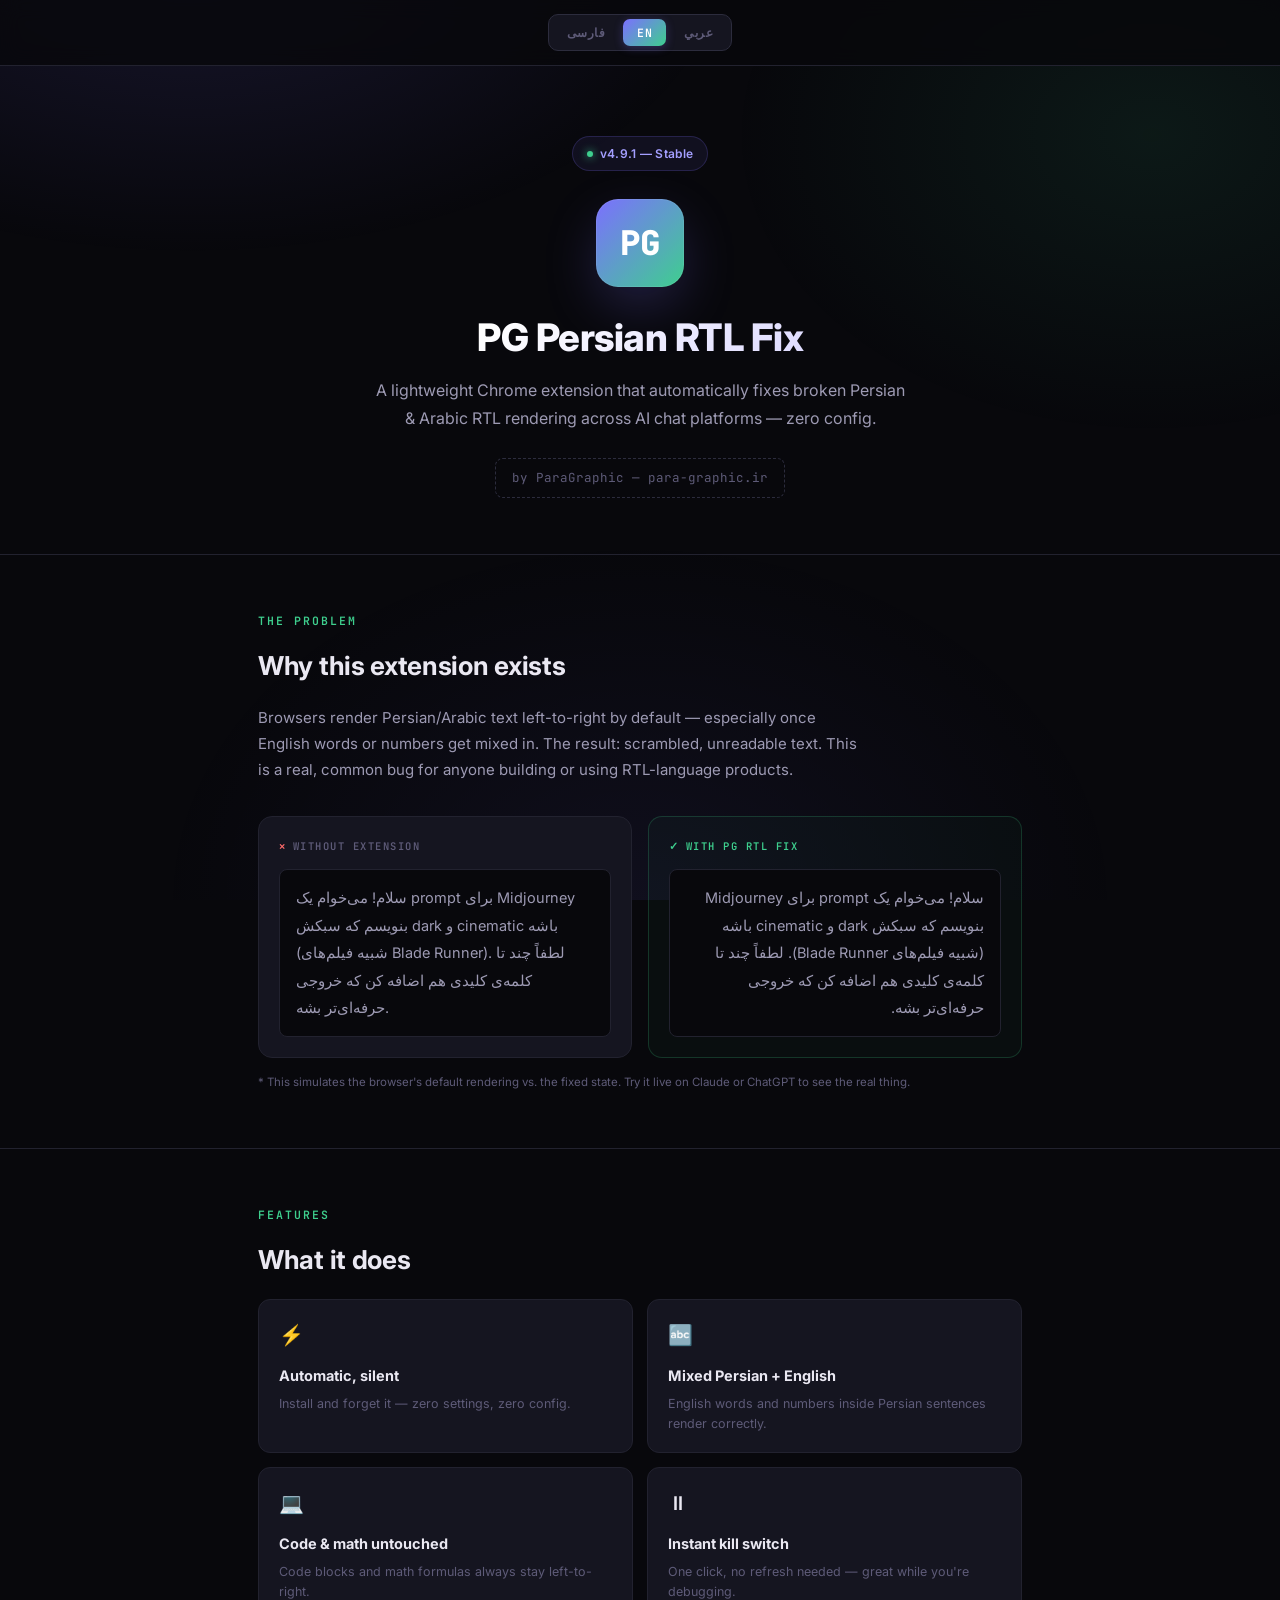
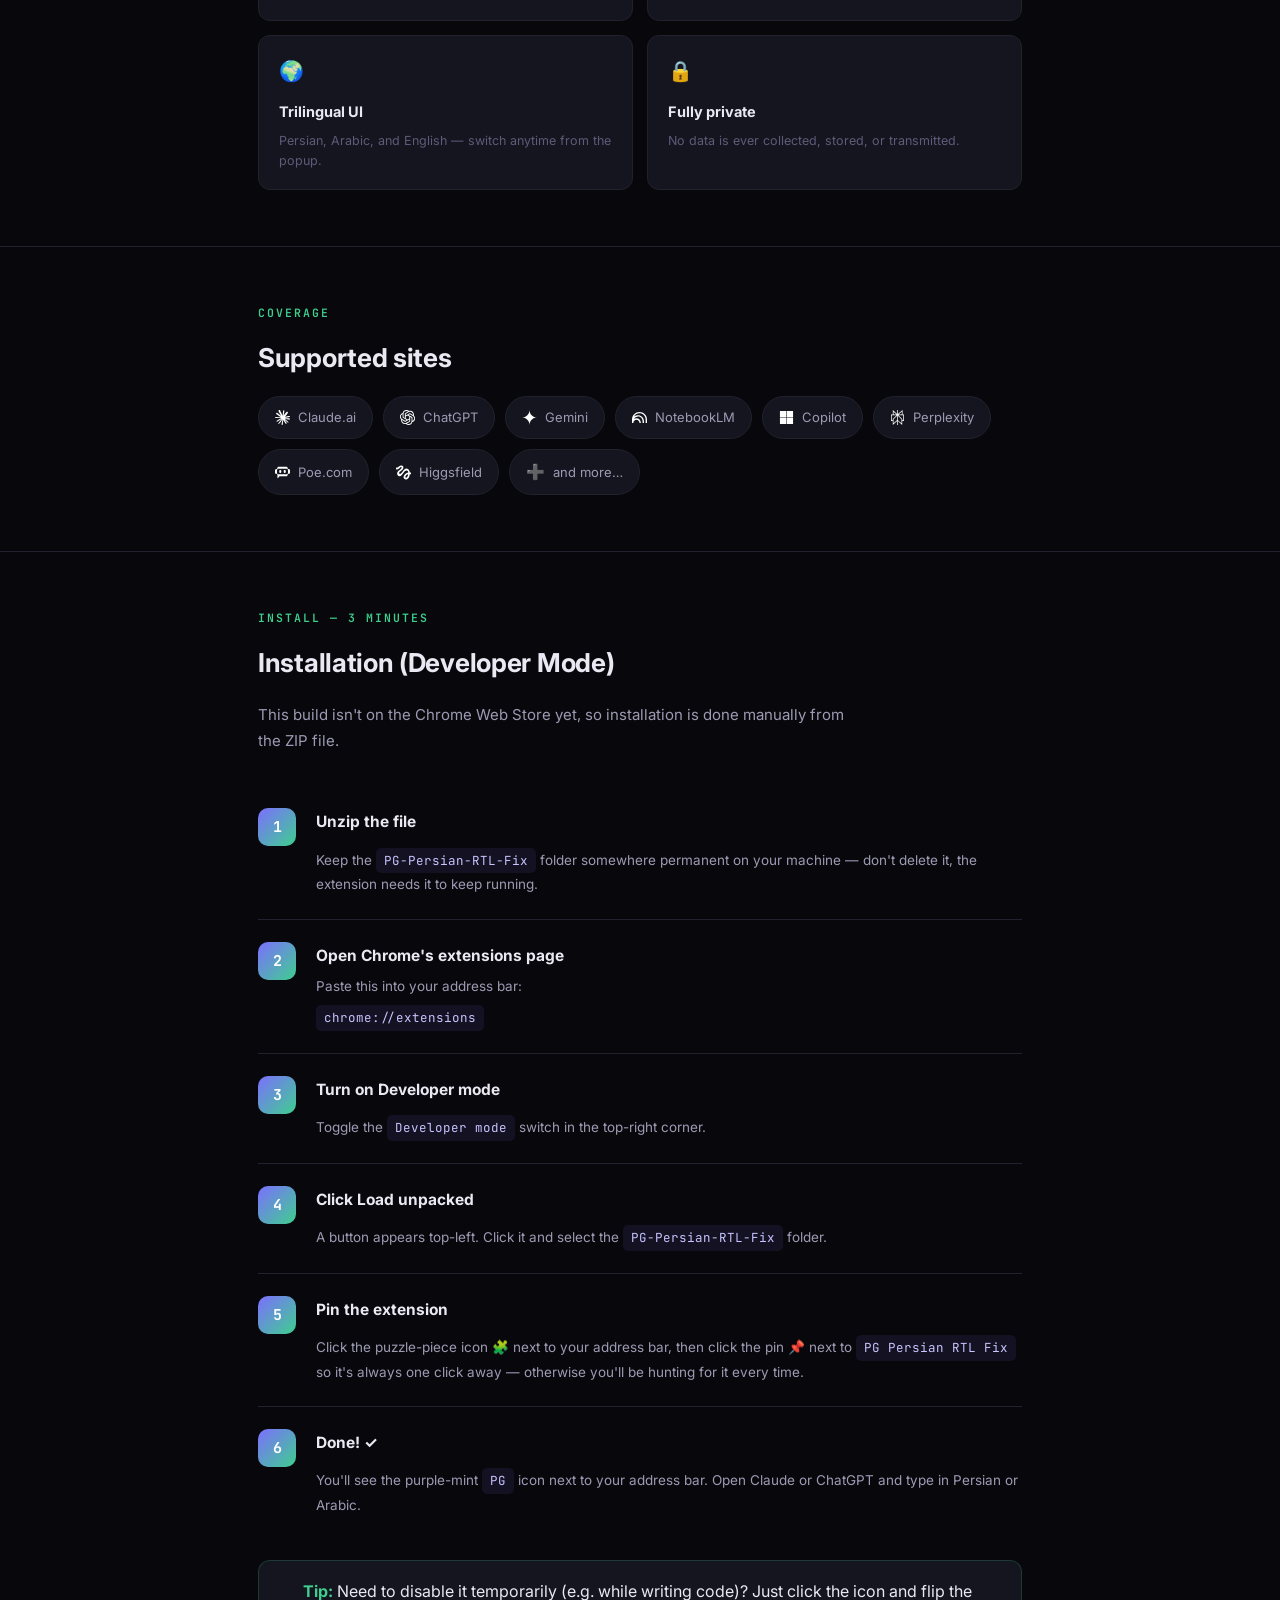
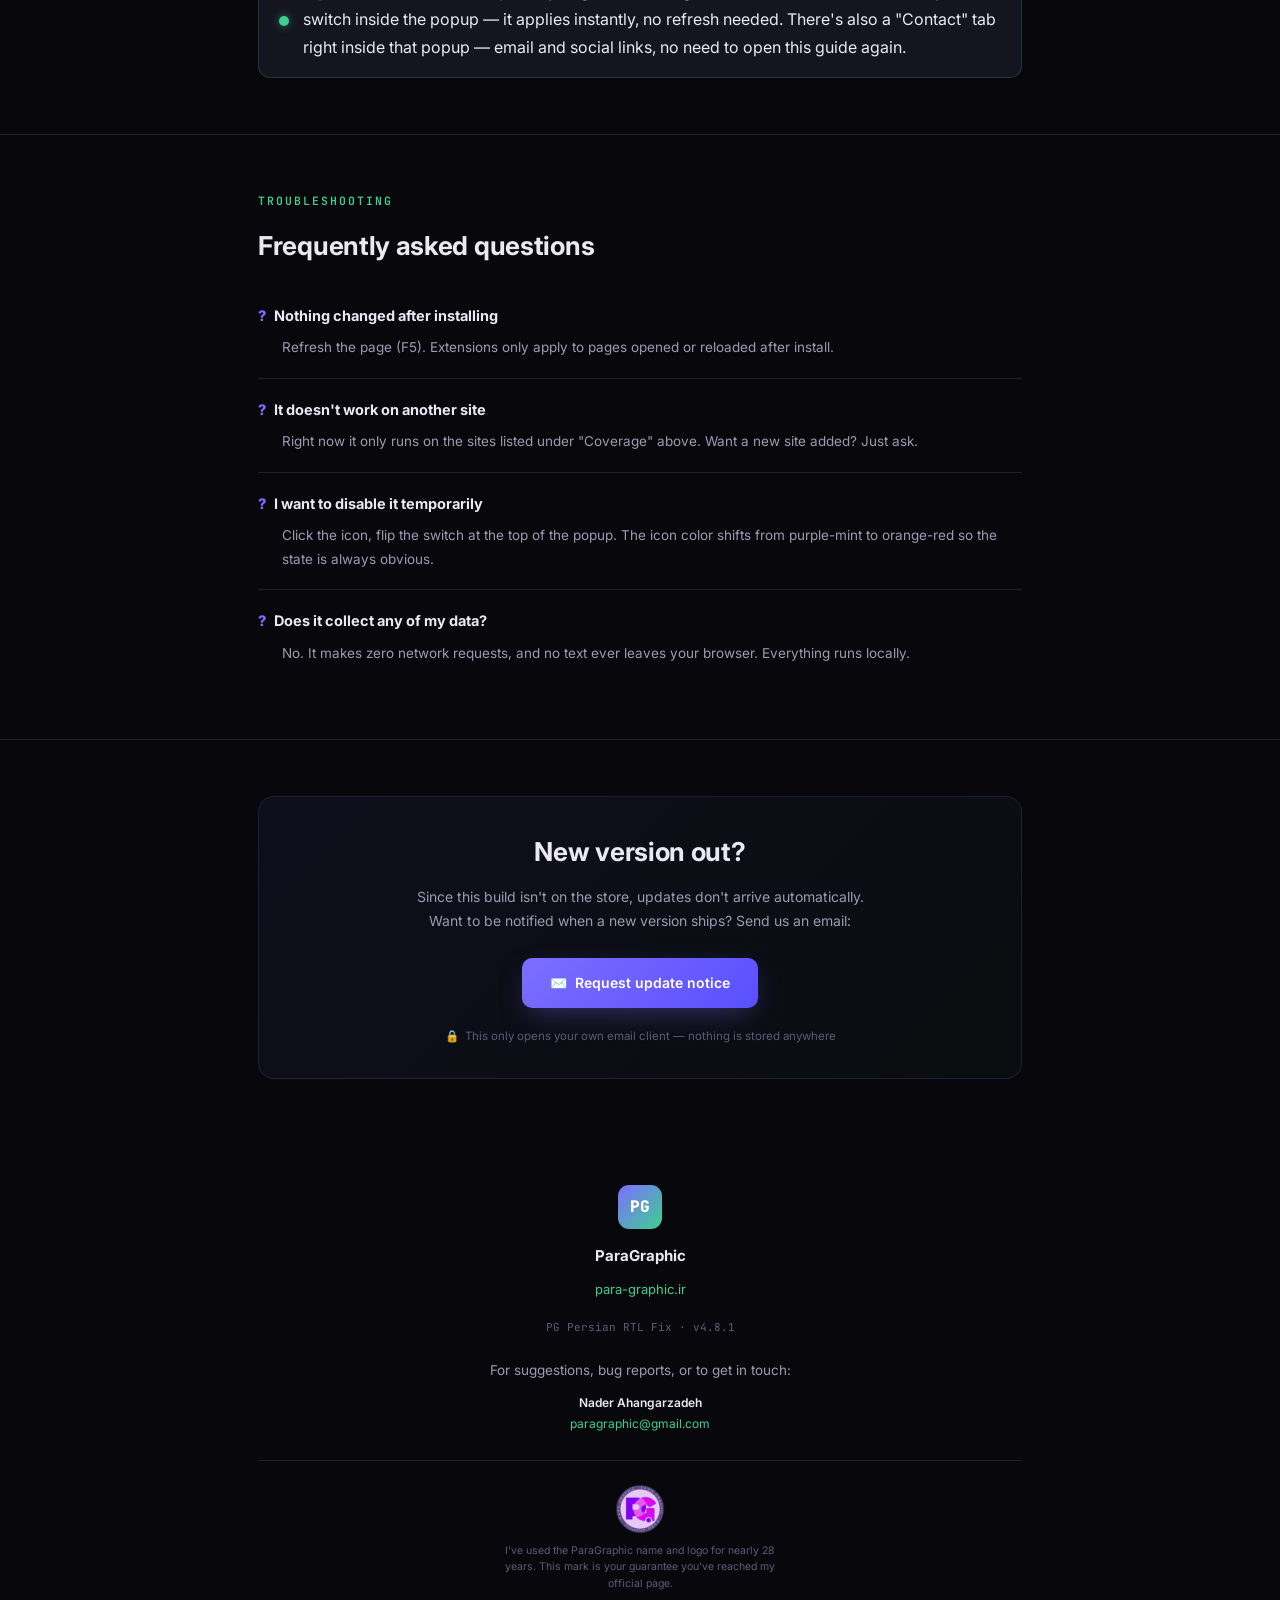
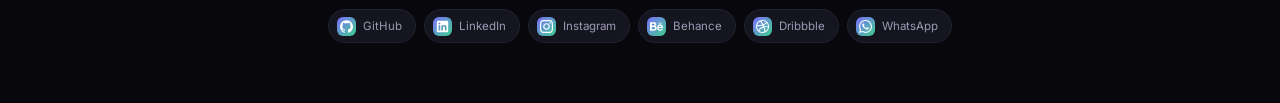
<file: index.html>
<!DOCTYPE html>
<html lang="fa" dir="rtl" id="htmlRoot">
<head>
<meta charset="UTF-8"/>
<meta name="viewport" content="width=device-width, initial-scale=1.0"/>
<title>PG Persian RTL Fix</title>
<style>
@import url('https://fonts.googleapis.com/css2?family=Vazirmatn:wght@300;400;500;600;700;800&family=Inter:wght@400;500;600;700;800&family=JetBrains+Mono:wght@400;600&display=swap');

*,*::before,*::after{box-sizing:border-box;margin:0;padding:0}
:root{
  --bg:#08080c; --bg2:#0e0e16; --bg3:#151520; --bg4:#1b1b28;
  --border:#22222f; --border2:#2c2c3d;
  --p:#7c6fff; --p2:#5a4fff; --g:#3ecf8e; --g2:#2fa876;
  --text:#eae8f2; --text2:#9d9ab3; --text3:#5e5b78;
  --mono:'JetBrains Mono',monospace;
  --sans:'Vazirmatn',sans-serif;
}
html{scroll-behavior:smooth}
html[lang="en"]{ --sans:'Inter',sans-serif; }
body{
  background:var(--bg); color:var(--text);
  font-family:var(--sans);
  line-height:1.75;
  overflow-x:hidden;
}

.bg-glow{
  position:fixed; inset:0; z-index:-1; pointer-events:none;
  background:
    radial-gradient(ellipse 900px 500px at 15% -5%, #7c6fff22, transparent 60%),
    radial-gradient(ellipse 700px 500px at 90% 15%, #3ecf8e16, transparent 60%),
    radial-gradient(ellipse 800px 600px at 50% 100%, #7c6fff12, transparent 60%);
}

.wrap{ max-width:820px; margin:0 auto; padding:0 28px; }

/* ── LANG SWITCHER (fixed top) ───────────────────────────── */
.lang-bar{
  position:sticky; top:0; z-index:50;
  display:flex; justify-content:center; padding:14px 0;
  background:#08080cd0; backdrop-filter:blur(10px);
  border-bottom:1px solid var(--border);
}
.lang-pills{
  display:flex; gap:4px; background:var(--bg3);
  border:1px solid var(--border2); border-radius:10px; padding:4px;
}
.lang-pill{
  padding:6px 14px; border-radius:7px; border:none; background:transparent;
  color:var(--text3); font-family:var(--mono); font-size:11.5px; font-weight:600;
  letter-spacing:.5px; cursor:pointer; transition:all .15s;
}
.lang-pill:hover{ color:var(--text2); }
.lang-pill.active{
  background:linear-gradient(135deg,var(--p),var(--g)); color:#fff;
  box-shadow:0 2px 10px #7c6fff44;
}

/* ── HERO ─────────────────────────────────────────────── */
.hero{ padding:70px 0 56px; text-align:center; position:relative; }
.hero-badge{
  display:inline-flex; align-items:center; gap:7px;
  padding:6px 14px; border-radius:20px;
  background:#7c6fff14; border:1px solid #7c6fff33;
  font-size:12px; color:#a49fff; font-weight:600;
  margin-bottom:28px; letter-spacing:.3px;
}
.hero-badge .dot{ width:6px;height:6px;border-radius:50%;background:var(--g);
  box-shadow:0 0 8px #3ecf8e; animation:blink 2s infinite; }
@keyframes blink{0%,100%{opacity:1}50%{opacity:.3}}

.logo-big{
  width:88px; height:88px; margin:0 auto 26px; border-radius:22px;
  background:linear-gradient(135deg,var(--p),var(--g));
  display:flex; align-items:center; justify-content:center;
  font-family:var(--mono); font-size:34px; font-weight:800; color:#fff;
  box-shadow:0 20px 60px -10px #7c6fff55, 0 0 0 1px #ffffff14 inset;
}

.hero h1{
  font-size:38px; font-weight:800; letter-spacing:-0.5px;
  background:linear-gradient(135deg,#fff 30%,#c9c4ff 100%);
  -webkit-background-clip:text; background-clip:text; color:transparent;
  margin-bottom:14px; line-height:1.3;
}
.hero p{ font-size:16px; color:var(--text2); max-width:540px; margin:0 auto; }
.hero .tag{
  margin-top:26px; display:inline-block;
  font-family:var(--mono); font-size:12.5px; color:var(--text3);
  border:1px dashed var(--border2); border-radius:8px; padding:8px 16px;
}

/* ── SECTION SHELL ────────────────────────────────────── */
section{ padding:56px 0; border-top:1px solid var(--border); }
.eyebrow{
  font-family:var(--mono); font-size:11.5px; font-weight:600;
  color:var(--g); letter-spacing:2px; text-transform:uppercase;
  margin-bottom:12px;
}
h2{ font-size:26px; font-weight:700; margin-bottom:16px; letter-spacing:-.3px; }
.lead{ color:var(--text2); font-size:15px; max-width:600px; margin-bottom:32px; }

/* ── PROBLEM: before/after ────────────────────────────── */
.compare{ display:grid; grid-template-columns:1fr 1fr; gap:16px; }
.compare-card{
  background:var(--bg3); border:1px solid var(--border); border-radius:14px;
  padding:20px; position:relative; overflow:hidden;
}
.compare-card .lbl{
  font-family:var(--mono); font-size:10.5px; font-weight:600;
  letter-spacing:1.5px; text-transform:uppercase; margin-bottom:14px;
  display:flex; align-items:center; gap:6px;
}
.compare-card.bad .lbl{ color:var(--text3); }
.compare-card.bad .lbl::before{ content:'✕'; color:#ff6b6b; }
.compare-card.good .lbl{ color:var(--g); }
.compare-card.good .lbl::before{ content:'✓'; }
.compare-card.good{ border-color:#3ecf8e33; background:#3ecf8e08; }
.sample-text{
  font-size:14.5px; line-height:1.9; color:var(--text2);
  padding:14px 16px; background:var(--bg); border-radius:8px;
  border:1px solid var(--border);
}
.compare-card.bad .sample-text{ direction:ltr; text-align:left; unicode-bidi:normal; }
.compare-card.good .sample-text{ direction:rtl; text-align:right; unicode-bidi:embed; }
@media (max-width:640px){ .compare{ grid-template-columns:1fr; } }

/* ── FEATURES ──────────────────────────────────────────── */
.feat-grid{ display:grid; grid-template-columns:1fr 1fr; gap:14px; }
.feat{ background:var(--bg3); border:1px solid var(--border); border-radius:12px; padding:18px 20px; }
.feat .ic{ font-size:20px; margin-bottom:10px; display:block; }
.feat h3{ font-size:14.5px; font-weight:700; margin-bottom:6px; }
.feat p{ font-size:12.5px; color:var(--text3); line-height:1.6; }
@media (max-width:640px){ .feat-grid{ grid-template-columns:1fr; } }

/* ── SITES ─────────────────────────────────────────────── */
.sites-row{ display:flex; flex-wrap:wrap; gap:10px; }
.site-chip{
  display:flex; align-items:center; gap:8px; padding:9px 16px; border-radius:24px;
  background:var(--bg3); border:1px solid var(--border); font-size:13px; color:var(--text2);
}
.site-chip .ic{ font-size:15px; display:flex; align-items:center; justify-content:center; }

/* ── INSTALL STEPS ─────────────────────────────────────── */
.steps{ counter-reset:step; }
.step{ display:flex; gap:20px; padding:22px 0; border-bottom:1px solid var(--border); }
.step:last-child{ border-bottom:none; }
.step-num{
  counter-increment:step; flex-shrink:0; width:38px; height:38px; border-radius:10px;
  background:linear-gradient(135deg,var(--p),var(--g));
  display:flex; align-items:center; justify-content:center;
  font-family:var(--mono); font-weight:700; font-size:15px; color:#fff;
}
.step-num::before{ content:counter(step); }
.step-body h3{ font-size:15.5px; font-weight:700; margin-bottom:6px; }
.step-body p{ font-size:13.5px; color:var(--text2); }
.step-body code{
  font-family:var(--mono); font-size:12.5px; color:#c9c4ff;
  background:#7c6fff18; padding:2px 8px; border-radius:5px;
  display:inline-block; margin-top:6px; direction:ltr; unicode-bidi:plaintext;
}

/* ── TOGGLE PREVIEW ────────────────────────────────────── */
.toggle-demo{
  display:flex; align-items:center; gap:14px;
  background:var(--bg3); border:1px solid #3ecf8e33; border-radius:12px;
  padding:16px 20px; margin-top:20px;
}
.toggle-demo .status-dot{
  width:10px; height:10px; border-radius:50%; background:var(--g);
  box-shadow:0 0 8px #3ecf8e88; flex-shrink:0; margin-top:4px;
}
.toggle-demo strong{ color:var(--g); }

/* ── FAQ ───────────────────────────────────────────────── */
.faq-item{ padding:18px 0; border-bottom:1px solid var(--border); }
.faq-item:last-child{ border-bottom:none; }
.faq-item h3{ font-size:14.5px; font-weight:700; margin-bottom:8px; display:flex; align-items:center; gap:8px; }
.faq-item h3::before{ content:'؟'; color:var(--p); font-weight:800; }
html[lang="en"] .faq-item h3::before{ content:'?'; }
.faq-item p{ font-size:13.5px; color:var(--text2); }
html[dir="rtl"] .faq-item p{ margin-right:24px; }
html[dir="ltr"] .faq-item p{ margin-left:24px; }

/* ── UPDATE REQUEST ────────────────────────────────────── */
.update-box{
  background:linear-gradient(135deg,#7c6fff10,#3ecf8e08);
  border:1px solid #7c6fff2e; border-radius:16px; padding:32px; text-align:center;
}
.update-box h2{ margin-bottom:10px; }
.update-box p{ color:var(--text2); font-size:14px; margin-bottom:24px; max-width:460px; margin-left:auto; margin-right:auto; }
.mail-btn{
  display:inline-flex; align-items:center; gap:8px; padding:13px 28px; border-radius:10px;
  text-decoration:none; background:linear-gradient(135deg,var(--p),var(--p2)); color:#fff;
  font-weight:600; font-size:14px; box-shadow:0 10px 30px -8px #7c6fff66;
}
.privacy-note{ margin-top:18px; font-size:11.5px; color:var(--text3); display:flex; align-items:center; justify-content:center; gap:6px; }

/* ── FOOTER ────────────────────────────────────────────── */
footer{ padding:50px 0 60px; text-align:center; }
.f-logo{
  width:44px; height:44px; margin:0 auto 14px; border-radius:11px;
  background:linear-gradient(135deg,var(--p),var(--g));
  display:flex; align-items:center; justify-content:center;
  font-family:var(--mono); font-weight:800; color:#fff; font-size:16px;
}
footer .name{ font-size:15px; font-weight:700; margin-bottom:4px; }
footer a{ color:var(--g); text-decoration:none; font-size:13px; }
footer .ver{ margin-top:16px; font-size:11px; color:var(--text3); font-family:var(--mono); }

.cta-line{
  margin-top:22px; font-size:13.5px; color:var(--text2);
  max-width:380px; margin-left:auto; margin-right:auto; line-height:1.7;
}
.footer-contact{ margin-top:10px; font-size:12px; }
.footer-contact .sig{ color:var(--text); font-weight:600; }
.footer-contact a{ color:var(--g); font-size:12px; }

.authenticity{
  margin-top:26px; padding-top:22px; border-top:1px solid var(--border);
  display:flex; flex-direction:column; align-items:center; gap:8px;
}
.authenticity img{ width:52px; height:52px; border-radius:50%; opacity:.95; }
.authenticity .note{ font-size:10.5px; color:var(--text3); max-width:300px; line-height:1.6; }

/* Social row — typographic monogram badges, no logo reproduction */
.social-row{
  display:flex; flex-wrap:wrap; justify-content:center; gap:8px;
  margin-top:16px;
}
.social-chip{
  display:flex; align-items:center; gap:7px; padding:6px 13px 6px 8px; border-radius:20px;
  background:var(--bg3); border:1px solid var(--border); font-size:11.5px;
  color:var(--text2); text-decoration:none; transition:all .15s;
}
.social-chip:hover{
  border-color:#7c6fff55; color:#fff;
  background:linear-gradient(135deg,#7c6fff1c,#3ecf8e12);
}
.social-mono{
  width:19px; height:19px; border-radius:6px; flex-shrink:0;
  background:linear-gradient(135deg,var(--p),var(--g));
  display:flex; align-items:center; justify-content:center;
  font-family:var(--mono); font-size:8.5px; font-weight:700; color:#fff;
}
</style>
</head>
<body>

<div class="bg-glow"></div>

<div class="lang-bar">
  <div class="lang-pills">
    <button class="lang-pill" data-lang="fa">فارسی</button>
    <button class="lang-pill" data-lang="en">EN</button>
    <button class="lang-pill" data-lang="ar">عربي</button>
  </div>
</div>

<div class="wrap">
  <div class="hero">
    <div class="hero-badge"><span class="dot"></span> <span data-i18n="hero.badge"></span></div>
    <div class="logo-big">PG</div>
    <h1 data-i18n="hero.title"></h1>
    <p data-i18n="hero.desc"></p>
    <div class="tag">by ParaGraphic — para-graphic.ir</div>
  </div>
</div>

<section>
  <div class="wrap">
    <div class="eyebrow" data-i18n="problem.eyebrow"></div>
    <h2 data-i18n="problem.title"></h2>
    <p class="lead" data-i18n="problem.lead"></p>
    <div class="compare">
      <div class="compare-card bad">
        <div class="lbl" data-i18n="problem.badLbl"></div>
        <div class="sample-text" id="badText"></div>
      </div>
      <div class="compare-card good">
        <div class="lbl" data-i18n="problem.goodLbl"></div>
        <div class="sample-text" id="goodText"></div>
      </div>
    </div>
    <p style="margin-top:14px;font-size:11.5px;color:var(--text3);" data-i18n="problem.caption"></p>
  </div>
</section>

<section>
  <div class="wrap">
    <div class="eyebrow" data-i18n="features.eyebrow"></div>
    <h2 data-i18n="features.title"></h2>
    <div class="feat-grid" id="featGrid"></div>
  </div>
</section>

<section>
  <div class="wrap">
    <div class="eyebrow" data-i18n="sites.eyebrow"></div>
    <h2 data-i18n="sites.title"></h2>
    <div class="sites-row">
      <div class="site-chip"><span class="ic"><svg viewBox="0 0 24 24" width="15" height="15" fill="#fff" style="" xmlns="http://www.w3.org/2000/svg"><path d="m4.7144 15.9555 4.7174-2.6471.079-.2307-.079-.1275h-.2307l-.7893-.0486-2.6956-.0729-2.3375-.0971-2.2646-.1214-.5707-.1215-.5343-.7042.0546-.3522.4797-.3218.686.0608 1.5179.1032 2.2767.1578 1.6514.0972 2.4468.255h.3886l.0546-.1579-.1336-.0971-.1032-.0972L6.973 9.8356l-2.55-1.6879-1.3356-.9714-.7225-.4918-.3643-.4614-.1578-1.0078.6557-.7225.8803.0607.2246.0607.8925.686 1.9064 1.4754 2.4893 1.8336.3643.3035.1457-.1032.0182-.0728-.164-.2733-1.3539-2.4467-1.445-2.4893-.6435-1.032-.17-.6194c-.0607-.255-.1032-.4674-.1032-.7285L6.287.1335 6.6997 0l.9957.1336.419.3642.6192 1.4147 1.0018 2.2282 1.5543 3.0296.4553.8985.2429.8318.091.255h.1579v-.1457l.1275-1.706.2368-2.0947.2307-2.6957.0789-.7589.3764-.9107.7468-.4918.5828.2793.4797.686-.0668.4433-.2853 1.8517-.5586 2.9021-.3643 1.9429h.2125l.2429-.2429.9835-1.3053 1.6514-2.0643.7286-.8196.85-.9046.5464-.4311h1.0321l.759 1.1293-.34 1.1657-1.0625 1.3478-.8804 1.1414-1.2628 1.7-.7893 1.36.0729.1093.1882-.0183 2.8535-.607 1.5421-.2794 1.8396-.3157.8318.3886.091.3946-.3278.8075-1.967.4857-2.3072.4614-3.4364.8136-.0425.0304.0486.0607 1.5482.1457.6618.0364h1.621l3.0175.2247.7892.522.4736.6376-.079.4857-1.2142.6193-1.6393-.3886-3.825-.9107-1.3113-.3279h-.1822v.1093l1.0929 1.0686 2.0035 1.8092 2.5075 2.3314.1275.5768-.3218.4554-.34-.0486-2.2039-1.6575-.85-.7468-1.9246-1.621h-.1275v.17l.4432.6496 2.3436 3.5214.1214 1.0807-.17.3521-.6071.2125-.6679-.1214-1.3721-1.9246L14.38 17.959l-1.1414-1.9428-.1397.079-.674 7.2552-.3156.3703-.7286.2793-.6071-.4614-.3218-.7468.3218-1.4753.3886-1.9246.3157-1.53.2853-1.9004.17-.6314-.0121-.0425-.1397.0182-1.4328 1.9672-2.1796 2.9446-1.7243 1.8456-.4128.164-.7164-.3704.0667-.6618.4008-.5889 2.386-3.0357 1.4389-1.882.929-1.0868-.0062-.1579h-.0546l-6.3385 4.1164-1.1293.1457-.4857-.4554.0608-.7467.2307-.2429 1.9064-1.3114Z"/></svg></span>Claude.ai</div>
      <div class="site-chip"><span class="ic"><svg viewBox="0 0 512 512" width="15" height="15" fill="#fff" style="" xmlns="http://www.w3.org/2000/svg"><path d="M196.4 185.8l0-48.6c0-4.1 1.5-7.2 5.1-9.2l97.8-56.3c13.3-7.7 29.2-11.3 45.6-11.3 61.4 0 100.4 47.6 100.4 98.3 0 3.6 0 7.7-.5 11.8L343.3 111.1c-6.1-3.6-12.3-3.6-18.4 0L196.4 185.8zM424.7 375.2l0-116.2c0-7.2-3.1-12.3-9.2-15.9L287 168.4 329 144.3c3.6-2 6.7-2 10.2 0L437 200.7c28.2 16.4 47.1 51.2 47.1 85 0 38.9-23 74.8-59.4 89.6l0 0zM166.2 272.8l-42-24.6c-3.6-2-5.1-5.1-5.1-9.2l0-112.6c0-54.8 42-96.3 98.8-96.3 21.5 0 41.5 7.2 58.4 20L175.4 108.5c-6.1 3.6-9.2 8.7-9.2 15.9l0 148.5 0 0zm90.4 52.2l-60.2-33.8 0-71.7 60.2-33.8 60.2 33.8 0 71.7-60.2 33.8zm38.7 155.7c-21.5 0-41.5-7.2-58.4-20l100.9-58.4c6.1-3.6 9.2-8.7 9.2-15.9l0-148.5 42.5 24.6c3.6 2 5.1 5.1 5.1 9.2l0 112.6c0 54.8-42.5 96.3-99.3 96.3l0 0zM173.8 366.5L76.1 310.2c-28.2-16.4-47.1-51.2-47.1-85 0-39.4 23.6-74.8 59.9-89.6l0 116.7c0 7.2 3.1 12.3 9.2 15.9l128 74.2-42 24.1c-3.6 2-6.7 2-10.2 0zm-5.6 84c-57.9 0-100.4-43.5-100.4-97.3 0-4.1 .5-8.2 1-12.3l100.9 58.4c6.1 3.6 12.3 3.6 18.4 0l128.5-74.2 0 48.6c0 4.1-1.5 7.2-5.1 9.2l-97.8 56.3c-13.3 7.7-29.2 11.3-45.6 11.3l0 0zm127 60.9c62 0 113.7-44 125.4-102.4 57.3-14.9 94.2-68.6 94.2-123.4 0-35.8-15.4-70.7-43-95.7 2.6-10.8 4.1-21.5 4.1-32.3 0-73.2-59.4-128-128-128-13.8 0-27.1 2-40.4 6.7-23-22.5-54.8-36.9-89.6-36.9-62 0-113.7 44-125.4 102.4-57.3 14.8-94.2 68.6-94.2 123.4 0 35.8 15.4 70.7 43 95.7-2.6 10.8-4.1 21.5-4.1 32.3 0 73.2 59.4 128 128 128 13.8 0 27.1-2 40.4-6.7 23 22.5 54.8 36.9 89.6 36.9z"/></svg></span>ChatGPT</div>
      <div class="site-chip"><span class="ic"><svg viewBox="0 0 24 24" width="15" height="15" fill="#fff" style="" xmlns="http://www.w3.org/2000/svg"><path d="M11.04 19.32Q12 21.51 12 24q0-2.49.93-4.68.96-2.19 2.58-3.81t3.81-2.55Q21.51 12 24 12q-2.49 0-4.68-.93a12.3 12.3 0 0 1-3.81-2.58 12.3 12.3 0 0 1-2.58-3.81Q12 2.49 12 0q0 2.49-.96 4.68-.93 2.19-2.55 3.81a12.3 12.3 0 0 1-3.81 2.58Q2.49 12 0 12q2.49 0 4.68.96 2.19.93 3.81 2.55t2.55 3.81"/></svg></span>Gemini</div>
      <div class="site-chip"><span class="ic"><svg viewBox="0 0 24 24" width="15" height="15" fill="#fff" style="" xmlns="http://www.w3.org/2000/svg"><path d="M11.999 3.201C5.372 3.201 0 8.528 0 15.101V20.8h2.212v-.568c0-2.666 2.178-4.827 4.866-4.827 2.688 0 4.866 2.16 4.866 4.827v.568h2.212v-.568c0-3.877-3.17-7.019-7.078-7.019A7.075 7.075 0 0 0 2.992 14.5a7.355 7.355 0 0 1 6.568-4.016c4.057 0 7.347 3.264 7.347 7.287V20.8h2.212V17.77c0-5.235-4.28-9.481-9.56-9.481a9.563 9.563 0 0 0-6.217 2.28A9.795 9.795 0 0 1 12 5.393c5.406 0 9.788 4.346 9.788 9.707V20.8H24V15.1c-.001-6.573-5.373-11.9-12.001-11.9Z"/></svg></span>NotebookLM</div>
      <div class="site-chip"><span class="ic"><svg viewBox="0 0 448 512" width="15" height="15" fill="#fff" style="" xmlns="http://www.w3.org/2000/svg"><path d="M0 32l214.6 0 0 214.6-214.6 0 0-214.6zm233.4 0l214.6 0 0 214.6-214.6 0 0-214.6zM0 265.4l214.6 0 0 214.6-214.6 0 0-214.6zm233.4 0l214.6 0 0 214.6-214.6 0 0-214.6z"/></svg></span>Copilot</div>
      <div class="site-chip"><span class="ic"><svg viewBox="0 0 24 24" width="15" height="15" fill="#fff" style="" xmlns="http://www.w3.org/2000/svg"><path d="M22.3977 7.0896h-2.3106V.0676l-7.5094 6.3542V.1577h-1.1554v6.1966L4.4904 0v7.0896H1.6023v10.3976h2.8882V24l6.932-6.3591v6.2005h1.1554v-6.0469l6.9318 6.1807v-6.4879h2.8882V7.0896zm-3.4657-4.531v4.531h-5.355l5.355-4.531zm-13.2862.0676 4.8691 4.4634H5.6458V2.6262zM2.7576 16.332V8.245h7.8476l-6.1149 6.1147v1.9723H2.7576zm2.8882 5.0404v-3.8852h.0001v-2.6488l5.7763-5.7764v7.0111l-5.7764 5.2993zm12.7086.0248-5.7766-5.1509V9.0618l5.7766 5.7766v6.5588zm2.8882-5.0652h-1.733v-1.9723L13.3948 8.245h7.8478v8.087z"/></svg></span>Perplexity</div>
      <div class="site-chip"><span class="ic"><svg viewBox="0 0 24 24" width="15" height="15" fill="#fff" style="" xmlns="http://www.w3.org/2000/svg"><path d="M24 12.513V8.36c0-.888-.717-1.608-1.603-1.615h-.013c-.498-.009-1.194-.123-1.688-.619-.44-.439-.584-1.172-.622-1.783l-.001.003c-.002-.014-.002-.03-.003-.044l-.001-.03a1.616 1.616 0 0 0-1.607-1.45H5.54a1.59 1.59 0 0 0-.164.008l-.055.009c-.034.004-.068.008-.102.015l-.069.017c-.028.008-.056.013-.083.022-.024.007-.045.015-.07.024-.026.01-.053.018-.08.03-.021.008-.042.02-.063.029-.027.013-.054.024-.08.038l-.059.034c-.025.015-.052.03-.077.047a.967.967 0 0 0-.061.045c-.021.015-.044.03-.065.05a1.21 1.21 0 0 0-.099.09c-.006.005-.013.01-.018.016l-.014.016a1.59 1.59 0 0 0-.094.102c-.017.02-.03.042-.046.062-.016.021-.033.042-.047.063l-.045.074-.037.062-.036.076a.682.682 0 0 0-.058.143l-.027.075-.02.074a.773.773 0 0 0-.018.078c-.006.03-.009.058-.013.088-.003.022-.008.045-.01.069-.003.022-.003.045-.004.068l-.002-.002c-.036.61-.182 1.345-.62 1.784-.496.495-1.191.61-1.69.618h-.012c-.05 0-.1.003-.147.007a1.27 1.27 0 0 0-.072.012c-.029.004-.057.007-.084.012l-.082.02-.072.018c-.026.009-.052.019-.079.027-.024.009-.048.016-.07.026-.024.01-.048.022-.072.034a.767.767 0 0 0-.072.033l-.068.04-.068.041a1.228 1.228 0 0 0-.072.054c-.018.014-.037.026-.053.04a1.627 1.627 0 0 0-.226.227c-.015.016-.027.036-.041.053a1.398 1.398 0 0 0-.054.074c-.016.022-.028.045-.041.067L.19 7.6c-.012.023-.022.047-.033.07l-.034.073c-.01.024-.017.046-.026.07-.01.027-.02.053-.027.08-.007.023-.012.047-.018.071l-.02.082-.012.084c-.003.024-.009.048-.01.072-.007.052-.01.106-.01.16v4.152c0 .888.717 1.609 1.603 1.616h.01c.5.008 1.196.123 1.69.618.43.43.577 1.143.618 1.746v4.13c0 .524.66.754.986.346l2.333-2.92h11.22c.861 0 1.563-.675 1.611-1.524l.001.003c.037-.61.183-1.344.622-1.783.495-.496 1.19-.61 1.689-.619h.012c.044 0 .088-.003.132-.007l.022-.001A1.613 1.613 0 0 0 24 12.513zm-3.85 1.69c-.502.503-1.215.613-1.717.619H5.566c-.501-.006-1.215-.114-1.717-.618-.408-.409-.565-1.117-.618-1.744V8.415c.052-.627.209-1.337.618-1.745.503-.503 1.216-.613 1.717-.619h12.867c.502.006 1.216.115 1.718.619.409.41.564 1.117.618 1.744v4.041c-.052.63-.209 1.339-.618 1.749zM8.424 7.99c-.892 0-1.615.723-1.615 1.615v1.616a1.615 1.615 0 1 0 3.23 0V9.604c0-.892-.723-1.615-1.615-1.615Zm7.154 0c-.893 0-1.616.723-1.616 1.615v1.616a1.615 1.615 0 1 0 3.231 0V9.604c0-.892-.723-1.615-1.615-1.615z"/></svg></span>Poe.com</div>
      <div class="site-chip"><span class="ic"><svg viewBox="0 0 20 20" width="15" height="15" fill="#fff" xmlns="http://www.w3.org/2000/svg"><path d="M18.3498 9.83713L18.3339 9.65759C18.1831 7.93447 17.0963 4.69261 14.0816 4.69261C11.8445 4.69261 10.1545 6.97097 8.66311 8.97967C7.47302 10.5883 6.4419 11.9683 5.3073 11.9683C5.00574 11.9357 4.61708 11.7805 4.3792 11.4294C4.16497 11.1108 4.10948 10.7026 4.22046 10.2126C4.39489 9.43684 5.39463 8.7182 6.44963 7.95063C7.02864 7.54238 7.6238 7.10955 8.03634 6.69311C9.22643 5.5091 9.82932 4.65164 9.82932 3.2717C9.82932 1.89176 9.09157 1.20565 8.47276 0.911636C7.23514 0.323844 5.41851 0.666781 4.26026 1.69583C4.08583 1.85922 3.91117 2.01418 3.75243 2.16119C2.58622 3.23097 1.80094 3.95781 0 3.40232V5.63972C2.38791 6.72588 4.39512 4.65164 5.15675 3.69633C5.74372 3.06758 6.36253 2.70006 6.82283 2.70006H6.84671C7.05298 2.70825 7.22741 2.78995 7.35454 2.93696C7.56081 3.18204 7.64018 3.46786 7.60038 3.78622C7.51305 4.45594 6.83875 5.23967 5.60113 6.09713C4.14928 7.10159 1.7218 8.78374 1.53122 10.8987C1.3884 12.4177 2.15003 13.9365 3.34012 14.5243C6.11669 15.8798 7.80665 13.5444 9.5994 11.0783C10.9719 9.1756 12.273 7.37103 14.0818 7.37103C15.7081 7.37103 16.311 8.75916 16.311 9.63301V9.80459L16.1523 9.83713C12.2095 10.5558 10.0595 14.3611 10.0595 16.1167C10.0595 17.8724 11.5034 19.375 13.2804 19.375C15.359 19.375 17.9293 17.5458 18.3419 12.4013L18.3578 12.2136H20V9.83737H18.3498V9.83713ZM16.1998 12.4746C15.8826 15.5531 14.3513 16.9904 13.4232 16.9904C13.0027 16.9904 12.4158 16.631 12.4158 15.9615C12.4158 15.2104 13.5026 12.932 15.946 12.2543L16.2316 12.1808L16.1998 12.4748V12.4746Z"/></svg></span>Higgsfield</div>
      <div class="site-chip"><span class="ic">➕</span><span data-i18n="sites.more"></span></div>
    </div>
  </div>
</section>

<section>
  <div class="wrap">
    <div class="eyebrow" data-i18n="install.eyebrow"></div>
    <h2 data-i18n="install.title"></h2>
    <p class="lead" data-i18n="install.lead"></p>
    <div class="steps" id="stepsList"></div>
    <div class="toggle-demo">
      <div class="status-dot"></div>
      <div data-i18n="install.tip"></div>
    </div>
  </div>
</section>

<section>
  <div class="wrap">
    <div class="eyebrow" data-i18n="faq.eyebrow"></div>
    <h2 data-i18n="faq.title"></h2>
    <div id="faqList"></div>
  </div>
</section>

<section>
  <div class="wrap">
    <div class="update-box">
      <h2 data-i18n="update.title"></h2>
      <p data-i18n="update.desc"></p>
      <a class="mail-btn" id="mailBtn" href="#">
        <span>✉️</span> <span data-i18n="update.btn"></span>
      </a>
      <div class="privacy-note">🔒 <span data-i18n="update.privacy"></span></div>
    </div>
  </div>
</section>

<footer>
  <div class="wrap">
    <div class="f-logo">PG</div>
    <div class="name">ParaGraphic</div>
    <a href="https://para-graphic.ir" target="_blank">para-graphic.ir</a>
    <div class="ver">PG Persian RTL Fix · v4.8.1</div>

    <p class="cta-line" data-i18n="footer.cta"></p>
    <div class="footer-contact">
      <div class="sig">Nader Ahangarzadeh</div>
      <a href="mailto:paragraphic@gmail.com">paragraphic@gmail.com</a>
    </div>

    <div class="authenticity">
      <img src="[data-uri]" alt="ParaGraphic official logo"/>
      <div class="note" data-i18n="footer.authNote"></div>
    </div>

    <div class="social-row">
      <a class="social-chip" href="https://github.com/Para-Graphic" target="_blank"><span class="social-mono"><svg viewBox="0 0 24 24" width="13" height="13" fill="#fff" style="" xmlns="http://www.w3.org/2000/svg"><path d="M12 .297c-6.63 0-12 5.373-12 12 0 5.303 3.438 9.8 8.205 11.385.6.113.82-.258.82-.577 0-.285-.01-1.04-.015-2.04-3.338.724-4.042-1.61-4.042-1.61C4.422 18.07 3.633 17.7 3.633 17.7c-1.087-.744.084-.729.084-.729 1.205.084 1.838 1.236 1.838 1.236 1.07 1.835 2.809 1.305 3.495.998.108-.776.417-1.305.76-1.605-2.665-.3-5.466-1.332-5.466-5.93 0-1.31.465-2.38 1.235-3.22-.135-.303-.54-1.523.105-3.176 0 0 1.005-.322 3.3 1.23.96-.267 1.98-.399 3-.405 1.02.006 2.04.138 3 .405 2.28-1.552 3.285-1.23 3.285-1.23.645 1.653.24 2.873.12 3.176.765.84 1.23 1.91 1.23 3.22 0 4.61-2.805 5.625-5.475 5.92.42.36.81 1.096.81 2.22 0 1.606-.015 2.896-.015 3.286 0 .315.21.69.825.57C20.565 22.092 24 17.592 24 12.297c0-6.627-5.373-12-12-12"/></svg></span>GitHub</a>
      <a class="social-chip" href="https://www.linkedin.com/in/nader-ahangarzadeh/" target="_blank"><span class="social-mono"><svg viewBox="0 0 448 512" width="13" height="13" fill="#fff" style="" xmlns="http://www.w3.org/2000/svg"><path d="M416 32L31.9 32C14.3 32 0 46.5 0 64.3L0 447.7C0 465.5 14.3 480 31.9 480L416 480c17.6 0 32-14.5 32-32.3l0-383.4C448 46.5 433.6 32 416 32zM135.4 416l-66.4 0 0-213.8 66.5 0 0 213.8-.1 0zM102.2 96a38.5 38.5 0 1 1 0 77 38.5 38.5 0 1 1 0-77zM384.3 416l-66.4 0 0-104c0-24.8-.5-56.7-34.5-56.7-34.6 0-39.9 27-39.9 54.9l0 105.8-66.4 0 0-213.8 63.7 0 0 29.2 .9 0c8.9-16.8 30.6-34.5 62.9-34.5 67.2 0 79.7 44.3 79.7 101.9l0 117.2z"/></svg></span>LinkedIn</a>
      <a class="social-chip" href="https://www.instagram.com/para.graphic/" target="_blank"><span class="social-mono"><svg viewBox="0 0 24 24" width="13" height="13" fill="#fff" style="" xmlns="http://www.w3.org/2000/svg"><path d="M7.0301.084c-1.2768.0602-2.1487.264-2.911.5634-.7888.3075-1.4575.72-2.1228 1.3877-.6652.6677-1.075 1.3368-1.3802 2.127-.2954.7638-.4956 1.6365-.552 2.914-.0564 1.2775-.0689 1.6882-.0626 4.947.0062 3.2586.0206 3.6671.0825 4.9473.061 1.2765.264 2.1482.5635 2.9107.308.7889.72 1.4573 1.388 2.1228.6679.6655 1.3365 1.0743 2.1285 1.38.7632.295 1.6361.4961 2.9134.552 1.2773.056 1.6884.069 4.9462.0627 3.2578-.0062 3.668-.0207 4.9478-.0814 1.28-.0607 2.147-.2652 2.9098-.5633.7889-.3086 1.4578-.72 2.1228-1.3881.665-.6682 1.0745-1.3378 1.3795-2.1284.2957-.7632.4966-1.636.552-2.9124.056-1.2809.0692-1.6898.063-4.948-.0063-3.2583-.021-3.6668-.0817-4.9465-.0607-1.2797-.264-2.1487-.5633-2.9117-.3084-.7889-.72-1.4568-1.3876-2.1228C21.2982 1.33 20.628.9208 19.8378.6165 19.074.321 18.2017.1197 16.9244.0645 15.6471.0093 15.236-.005 11.977.0014 8.718.0076 8.31.0215 7.0301.0839m.1402 21.6932c-1.17-.0509-1.8053-.2453-2.2287-.408-.5606-.216-.96-.4771-1.3819-.895-.422-.4178-.6811-.8186-.9-1.378-.1644-.4234-.3624-1.058-.4171-2.228-.0595-1.2645-.072-1.6442-.079-4.848-.007-3.2037.0053-3.583.0607-4.848.05-1.169.2456-1.805.408-2.2282.216-.5613.4762-.96.895-1.3816.4188-.4217.8184-.6814 1.3783-.9003.423-.1651 1.0575-.3614 2.227-.4171 1.2655-.06 1.6447-.072 4.848-.079 3.2033-.007 3.5835.005 4.8495.0608 1.169.0508 1.8053.2445 2.228.408.5608.216.96.4754 1.3816.895.4217.4194.6816.8176.9005 1.3787.1653.4217.3617 1.056.4169 2.2263.0602 1.2655.0739 1.645.0796 4.848.0058 3.203-.0055 3.5834-.061 4.848-.051 1.17-.245 1.8055-.408 2.2294-.216.5604-.4763.96-.8954 1.3814-.419.4215-.8181.6811-1.3783.9-.4224.1649-1.0577.3617-2.2262.4174-1.2656.0595-1.6448.072-4.8493.079-3.2045.007-3.5825-.006-4.848-.0608M16.953 5.5864A1.44 1.44 0 1 0 18.39 4.144a1.44 1.44 0 0 0-1.437 1.4424M5.8385 12.012c.0067 3.4032 2.7706 6.1557 6.173 6.1493 3.4026-.0065 6.157-2.7701 6.1506-6.1733-.0065-3.4032-2.771-6.1565-6.174-6.1498-3.403.0067-6.156 2.771-6.1496 6.1738M8 12.0077a4 4 0 1 1 4.008 3.9921A3.9996 3.9996 0 0 1 8 12.0077"/></svg></span>Instagram</a>
      <a class="social-chip" href="https://www.behance.net/para-graphic" target="_blank"><span class="social-mono"><svg viewBox="0 0 24 24" width="13" height="13" fill="#fff" style="" xmlns="http://www.w3.org/2000/svg"><path d="M16.969 16.927a2.561 2.561 0 0 0 1.901.677 2.501 2.501 0 0 0 1.531-.475c.362-.235.636-.584.779-.99h2.585a5.091 5.091 0 0 1-1.9 2.896 5.292 5.292 0 0 1-3.091.88 5.839 5.839 0 0 1-2.284-.433 4.871 4.871 0 0 1-1.723-1.211 5.657 5.657 0 0 1-1.08-1.874 7.057 7.057 0 0 1-.383-2.393c-.005-.8.129-1.595.396-2.349a5.313 5.313 0 0 1 5.088-3.604 4.87 4.87 0 0 1 2.376.563c.661.362 1.231.87 1.668 1.485a6.2 6.2 0 0 1 .943 2.133c.194.821.263 1.666.205 2.508h-7.699c-.063.79.184 1.574.688 2.187ZM6.947 4.084a8.065 8.065 0 0 1 1.928.198 4.29 4.29 0 0 1 1.49.638c.418.303.748.711.958 1.182.241.579.357 1.203.341 1.83a3.506 3.506 0 0 1-.506 1.961 3.726 3.726 0 0 1-1.503 1.287 3.588 3.588 0 0 1 2.027 1.437c.464.747.697 1.615.67 2.494a4.593 4.593 0 0 1-.423 2.032 3.945 3.945 0 0 1-1.163 1.413 5.114 5.114 0 0 1-1.683.807 7.135 7.135 0 0 1-1.928.259H0V4.084h6.947Zm-.235 12.9c.308.004.616-.029.916-.099a2.18 2.18 0 0 0 .766-.332c.228-.158.411-.371.534-.619.142-.317.208-.663.191-1.009a2.08 2.08 0 0 0-.642-1.715 2.618 2.618 0 0 0-1.696-.505h-3.54v4.279h3.471Zm13.635-5.967a2.13 2.13 0 0 0-1.654-.619 2.336 2.336 0 0 0-1.163.259 2.474 2.474 0 0 0-.738.62 2.359 2.359 0 0 0-.396.792c-.074.239-.12.485-.137.734h4.769a3.239 3.239 0 0 0-.679-1.785l-.002-.001Zm-13.813-.648a2.254 2.254 0 0 0 1.423-.433c.399-.355.607-.88.56-1.413a1.916 1.916 0 0 0-.178-.891 1.298 1.298 0 0 0-.495-.533 1.851 1.851 0 0 0-.711-.274 3.966 3.966 0 0 0-.835-.073H3.241v3.631h3.293v-.014ZM21.62 5.122h-5.976v1.527h5.976V5.122Z"/></svg></span>Behance</a>
      <a class="social-chip" href="https://dribbble.com/ParaGraphic" target="_blank"><span class="social-mono"><svg viewBox="0 0 24 24" width="13" height="13" fill="#fff" style="" xmlns="http://www.w3.org/2000/svg"><path d="M12 24C5.385 24 0 18.615 0 12S5.385 0 12 0s12 5.385 12 12-5.385 12-12 12zm10.12-10.358c-.35-.11-3.17-.953-6.384-.438 1.34 3.684 1.887 6.684 1.992 7.308 2.3-1.555 3.936-4.02 4.395-6.87zm-6.115 7.808c-.153-.9-.75-4.032-2.19-7.77l-.066.02c-5.79 2.015-7.86 6.025-8.04 6.4 1.73 1.358 3.92 2.166 6.29 2.166 1.42 0 2.77-.29 4-.814zm-11.62-2.58c.232-.4 3.045-5.055 8.332-6.765.135-.045.27-.084.405-.12-.26-.585-.54-1.167-.832-1.74C7.17 11.775 2.206 11.71 1.756 11.7l-.004.312c0 2.633.998 5.037 2.634 6.855zm-2.42-8.955c.46.008 4.683.026 9.477-1.248-1.698-3.018-3.53-5.558-3.8-5.928-2.868 1.35-5.01 3.99-5.676 7.17zM9.6 2.052c.282.38 2.145 2.914 3.822 6 3.645-1.365 5.19-3.44 5.373-3.702-1.81-1.61-4.19-2.586-6.795-2.586-.825 0-1.63.1-2.4.285zm10.335 3.483c-.218.29-1.935 2.493-5.724 4.04.24.49.47.985.68 1.486.08.18.15.36.22.53 3.41-.43 6.8.26 7.14.33-.02-2.42-.88-4.64-2.31-6.38z"/></svg></span>Dribbble</a>
      <a class="social-chip" href="https://wa.me/989165000290" target="_blank"><span class="social-mono"><svg viewBox="0 0 24 24" width="13" height="13" fill="#fff" style="" xmlns="http://www.w3.org/2000/svg"><path d="M17.472 14.382c-.297-.149-1.758-.867-2.03-.967-.273-.099-.471-.148-.67.15-.197.297-.767.966-.94 1.164-.173.199-.347.223-.644.075-.297-.15-1.255-.463-2.39-1.475-.883-.788-1.48-1.761-1.653-2.059-.173-.297-.018-.458.13-.606.134-.133.298-.347.446-.52.149-.174.198-.298.298-.497.099-.198.05-.371-.025-.52-.075-.149-.669-1.612-.916-2.207-.242-.579-.487-.5-.669-.51-.173-.008-.371-.01-.57-.01-.198 0-.52.074-.792.372-.272.297-1.04 1.016-1.04 2.479 0 1.462 1.065 2.875 1.213 3.074.149.198 2.096 3.2 5.077 4.487.709.306 1.262.489 1.694.625.712.227 1.36.195 1.871.118.571-.085 1.758-.719 2.006-1.413.248-.694.248-1.289.173-1.413-.074-.124-.272-.198-.57-.347m-5.421 7.403h-.004a9.87 9.87 0 01-5.031-1.378l-.361-.214-3.741.982.998-3.648-.235-.374a9.86 9.86 0 01-1.51-5.26c.001-5.45 4.436-9.884 9.888-9.884 2.64 0 5.122 1.03 6.988 2.898a9.825 9.825 0 012.893 6.994c-.003 5.45-4.437 9.884-9.885 9.884m8.413-18.297A11.815 11.815 0 0012.05 0C5.495 0 .16 5.335.157 11.892c0 2.096.547 4.142 1.588 5.945L.057 24l6.305-1.654a11.882 11.882 0 005.683 1.448h.005c6.554 0 11.89-5.335 11.893-11.893a11.821 11.821 0 00-3.48-8.413Z"/></svg></span>WhatsApp</a>
    </div>
  </div>
</footer>

<script>
const I18N = {
  fa: {
    hero: {
      badge: "نسخهٔ ۴.۵ — پایدار",
      title: "PG Persian RTL Fix",
      desc: "یک اکستنشن سبک برای کروم که متن فارسی و عربی به‌هم‌ریخته را در چت‌های هوش مصنوعی، خودکار و بی‌صدا درست می‌کند."
    },
    problem: {
      eyebrow: "مسئله", title: "چرا این اکستنشن لازمه؟",
      lead: "مرورگرها به‌صورت پیش‌فرض متن فارسی/عربی رو چپ‌به‌راست می‌نویسن — مخصوصاً وقتی با کلمهٔ انگلیسی یا عدد قاطی بشه. نتیجه یه متن به‌هم‌ریخته و ناخوانا.",
      badLbl: "بدون افزونه", goodLbl: "با PG RTL Fix",
      demoText: "سلام! می‌خوام یک prompt برای Midjourney بنویسم که سبکش dark و cinematic باشه (شبیه فیلم‌های Blade Runner). لطفاً چند تا کلمه‌ی کلیدی هم اضافه کن که خروجی حرفه‌ای‌تر بشه.",
      caption: "* این یک شبیه‌سازیه از رندر پیش‌فرض مرورگر در برابر حالت اصلاح‌شده. برای دیدن نمونه‌ی زنده، خودتون توی Claude یا ChatGPT امتحانش کنید."
    },
    features: {
      eyebrow: "قابلیت‌ها", title: "چیکار می‌کنه",
      items: [
        ["⚡","خودکار و بی‌صدا","نصب کن و فراموشش کن — بدون تنظیمات، بدون کانفیگ."],
        ["🔤","ترکیب فارسی + انگلیسی","کلمات و اعداد انگلیسی وسط جمله فارسی درست جا می‌گیرن."],
        ["💻","کد و فرمول دست‌نخورده","بلوک‌های کد و فرمول ریاضی همیشه چپ‌چین می‌مونن."],
        ["⏸","غیرفعال‌سازی آنی","یه کلیک، بدون رفرش — برای وقتی که داری کد می‌نویسی."],
        ["🌍","سه زبان رابط کاربری","فارسی، عربی و انگلیسی — قابل تعویض از داخل پاپ‌آپ."],
        ["🔒","حریم خصوصی کامل","هیچ داده‌ای جمع‌آوری، ذخیره یا ارسال نمی‌شه."]
      ]
    },
    sites: { eyebrow: "پوشش", title: "سایت‌های پشتیبانی‌شده", more: "و بیشتر…" },
    install: {
      eyebrow: "نصب — سه دقیقه", title: "مراحل نصب (Developer Mode)",
      lead: "چون این نسخه هنوز روی Chrome Web Store منتشر نشده، نصب به‌صورت دستی و مستقیم از فایل ZIP انجام می‌شه.",
      steps: [
        ["فایل ZIP رو خارج از حالت فشرده کن","پوشه‌ی <code>PG-Persian-RTL-Fix</code> رو یه جای ثابت روی سیستمت نگه دار (پاکش نکن، اکستنشن بهش نیاز داره)."],
        ["به صفحه Extensions کروم برو","این آدرس رو توی نوار آدرس کروم بزن:<br><code>chrome://extensions</code>"],
        ["حالت Developer mode رو فعال کن","گوشه‌ی بالا‌سمت‌راست صفحه، سوئیچ <code>Developer mode</code> رو روشن کن."],
        ["روی Load unpacked کلیک کن","دکمه سمت چپ بالا ظاهر می‌شه. کلیک کن و پوشه‌ی <code>PG-Persian-RTL-Fix</code> رو انتخاب کن."],
        ["اکستنشن رو Pin کن","روی آیکون پازل 🧩 کنار نوار آدرس کلیک کن، بعد کنار <code>PG Persian RTL Fix</code> روی سنجاق 📌 بزن تا همیشه دم دستت باشه — بدونش هر بار باید بگردی پیداش کنی."],
        ["تمام! ✓","آیکون بنفش-سبز <code>PG</code> رو کنار نوار آدرس می‌بینی. برو توی Claude یا ChatGPT و فارسی بنویس."]
      ],
      tip: "<strong>نکته:</strong> اگه لازم شد موقتاً خاموشش کنی (مثلاً هنگام کدنویسی)، کافیه روی آیکون کلیک کنی و سوئیچ داخل پاپ‌آپ رو بزنی — آنی اعمال می‌شه. یه تب «تماس» هم داخل همون پاپ‌آپ هست — ایمیل و شبکه‌های اجتماعی، بدون نیاز به باز کردن این راهنما."
    },
    faq: {
      eyebrow: "رفع اشکال", title: "سوالات پرتکرار",
      items: [
        ["بعد از نصب چیزی تغییر نکرد","صفحه رو یه بار Refresh (F5) کن. اکستنشن‌ها فقط روی صفحاتی که بعد از نصب باز/رفرش می‌شن اعمال می‌شن."],
        ["روی سایت دیگه‌ای کار نمی‌کنه","فعلاً فقط روی سایت‌های لیست‌شده در بخش «پوشش» کار می‌کنه. برای اضافه کردن سایت جدید بگو تا اضافه‌اش کنیم."],
        ["می‌خوام موقتاً غیرفعالش کنم","روی آیکون کلیک کن، سوئیچ بالای پاپ‌آپ رو بزن. رنگ آیکون از بنفش-سبز به نارنجی-قرمز عوض می‌شه تا وضعیت مشخص باشه."],
        ["آیا داده‌ای از من جمع‌آوری می‌شه؟","نه. هیچ درخواست شبکه‌ای زده نمی‌شه، هیچ متنی خارج از مرورگر خودت نمی‌ره. همه‌چیز لوکاله."]
      ]
    },
    update: {
      title: "نسخه‌ی جدید اومد؟",
      desc: "چون این نسخه هنوز روی استور نیست، آپدیت‌ها خودکار نمی‌رسن. اگه می‌خوای وقتی نسخه‌ی جدیدی منتشر شد بهت خبر بدیم، یه ایمیل بفرست:",
      btn: "درخواست اطلاع از آپدیت",
      privacy: "این فقط ایمیل خودت رو باز می‌کنه — هیچ داده‌ای جایی ذخیره نمی‌شه",
      subject: "درخواست آپدیت - PG Persian RTL Fix",
      body: "سلام،\nلطفا وقتی نسخه جدید PG Persian RTL Fix منتشر شد، به من اطلاع بدهید.\n\nایمیل من: "
    },
    footer: {
      cta: "جهت ارائه پیشنهاد، گزارش اشکال، یا تماس با من:",
      authNote: "نزدیک به ۲۸ ساله از نام و لوگوی ParaGraphic استفاده می‌کنم. این نشان، تضمین اینه که به صفحه‌ی رسمی من رسیدی."
    }
  },
  en: {
    hero: {
      badge: "v4.9.1 — Stable",
      title: "PG Persian RTL Fix",
      desc: "A lightweight Chrome extension that automatically fixes broken Persian & Arabic RTL rendering across AI chat platforms — zero config."
    },
    problem: {
      eyebrow: "The Problem", title: "Why this extension exists",
      lead: "Browsers render Persian/Arabic text left-to-right by default — especially once English words or numbers get mixed in. The result: scrambled, unreadable text. This is a real, common bug for anyone building or using RTL-language products.",
      badLbl: "Without extension", goodLbl: "With PG RTL Fix",
      demoText: "سلام! می‌خوام یک prompt برای Midjourney بنویسم که سبکش dark و cinematic باشه (شبیه فیلم‌های Blade Runner). لطفاً چند تا کلمه‌ی کلیدی هم اضافه کن که خروجی حرفه‌ای‌تر بشه.",
      caption: "* This simulates the browser's default rendering vs. the fixed state. Try it live on Claude or ChatGPT to see the real thing."
    },
    features: {
      eyebrow: "Features", title: "What it does",
      items: [
        ["⚡","Automatic, silent","Install and forget it — zero settings, zero config."],
        ["🔤","Mixed Persian + English","English words and numbers inside Persian sentences render correctly."],
        ["💻","Code & math untouched","Code blocks and math formulas always stay left-to-right."],
        ["⏸","Instant kill switch","One click, no refresh needed — great while you're debugging."],
        ["🌍","Trilingual UI","Persian, Arabic, and English — switch anytime from the popup."],
        ["🔒","Fully private","No data is ever collected, stored, or transmitted."]
      ]
    },
    sites: { eyebrow: "Coverage", title: "Supported sites", more: "and more…" },
    install: {
      eyebrow: "Install — 3 minutes", title: "Installation (Developer Mode)",
      lead: "This build isn't on the Chrome Web Store yet, so installation is done manually from the ZIP file.",
      steps: [
        ["Unzip the file","Keep the <code>PG-Persian-RTL-Fix</code> folder somewhere permanent on your machine — don't delete it, the extension needs it to keep running."],
        ["Open Chrome's extensions page","Paste this into your address bar:<br><code>chrome://extensions</code>"],
        ["Turn on Developer mode","Toggle the <code>Developer mode</code> switch in the top-right corner."],
        ["Click Load unpacked","A button appears top-left. Click it and select the <code>PG-Persian-RTL-Fix</code> folder."],
        ["Pin the extension","Click the puzzle-piece icon 🧩 next to your address bar, then click the pin 📌 next to <code>PG Persian RTL Fix</code> so it's always one click away — otherwise you'll be hunting for it every time."],
        ["Done! ✓","You'll see the purple-mint <code>PG</code> icon next to your address bar. Open Claude or ChatGPT and type in Persian or Arabic."]
      ],
      tip: "<strong>Tip:</strong> Need to disable it temporarily (e.g. while writing code)? Just click the icon and flip the switch inside the popup — it applies instantly, no refresh needed. There's also a \"Contact\" tab right inside that popup — email and social links, no need to open this guide again."
    },
    faq: {
      eyebrow: "Troubleshooting", title: "Frequently asked questions",
      items: [
        ["Nothing changed after installing","Refresh the page (F5). Extensions only apply to pages opened or reloaded after install."],
        ["It doesn't work on another site","Right now it only runs on the sites listed under \"Coverage\" above. Want a new site added? Just ask."],
        ["I want to disable it temporarily","Click the icon, flip the switch at the top of the popup. The icon color shifts from purple-mint to orange-red so the state is always obvious."],
        ["Does it collect any of my data?","No. It makes zero network requests, and no text ever leaves your browser. Everything runs locally."]
      ]
    },
    update: {
      title: "New version out?",
      desc: "Since this build isn't on the store, updates don't arrive automatically. Want to be notified when a new version ships? Send us an email:",
      btn: "Request update notice",
      privacy: "This only opens your own email client — nothing is stored anywhere",
      subject: "Update request - PG Persian RTL Fix",
      body: "Hi,\nPlease let me know when a new version of PG Persian RTL Fix is released.\n\nMy email: "
    },
    footer: {
      cta: "For suggestions, bug reports, or to get in touch:",
      authNote: "I've used the ParaGraphic name and logo for nearly 28 years. This mark is your guarantee you've reached my official page."
    }
  },
  ar: {
    hero: {
      badge: "الإصدار ٤.٥ — مستقر",
      title: "PG Persian RTL Fix",
      desc: "إضافة خفيفة لمتصفح كروم تصلح تلقائيًا مشاكل عرض النص العربي والفارسي (RTL) في منصات الذكاء الاصطناعي — بدون أي إعدادات."
    },
    problem: {
      eyebrow: "المشكلة", title: "لماذا هذه الإضافة ضرورية؟",
      lead: "المتصفحات تعرض النص العربي/الفارسي من اليسار إلى اليمين افتراضيًا — خصوصًا عند اختلاطه بكلمات إنجليزية أو أرقام. النتيجة نص مبعثر وصعب القراءة.",
      badLbl: "بدون الإضافة", goodLbl: "مع PG RTL Fix",
      demoText: "مرحبًا! أريد أن أكتب prompt لبرنامج Midjourney يكون أسلوبه dark و cinematic (يشبه أفلام Blade Runner). من فضلك أضف بعض الكلمات المفتاحية أيضًا لتكون النتيجة أكثر احترافية.",
      caption: "* هذا محاكاة للعرض الافتراضي للمتصفح مقابل الحالة المصححة. جرّبها مباشرة على Claude أو ChatGPT لترى الفرق الحقيقي."
    },
    features: {
      eyebrow: "المزايا", title: "ماذا تفعل الإضافة",
      items: [
        ["⚡","تلقائية وصامتة","ثبّتها وانسَ أمرها — بدون أي إعدادات."],
        ["🔤","مزج عربي وإنجليزي","الكلمات والأرقام الإنجليزية داخل الجملة العربية تظهر بشكل صحيح."],
        ["💻","الكود والمعادلات كما هي","كتل الكود والمعادلات الرياضية تبقى دائمًا من اليسار لليمين."],
        ["⏸","تعطيل فوري","نقرة واحدة، بدون تحديث الصفحة — مفيدة أثناء البرمجة."],
        ["🌍","واجهة بثلاث لغات","فارسي، عربي، إنجليزي — يمكن تبديلها من نافذة الإضافة."],
        ["🔒","خصوصية كاملة","لا يتم جمع أو تخزين أو إرسال أي بيانات."]
      ]
    },
    sites: { eyebrow: "التغطية", title: "المواقع المدعومة", more: "والمزيد…" },
    install: {
      eyebrow: "التثبيت — ٣ دقائق", title: "خطوات التثبيت (وضع المطوّر)",
      lead: "بما أن هذا الإصدار لم يُنشر بعد على متجر كروم، يتم التثبيت يدويًا من ملف ZIP.",
      steps: [
        ["فك ضغط الملف","احتفظ بمجلد <code>PG-Persian-RTL-Fix</code> في مكان ثابت على جهازك — لا تحذفه، الإضافة بحاجة إليه للعمل."],
        ["افتح صفحة الإضافات في كروم","الصق هذا العنوان في شريط العنوان:<br><code>chrome://extensions</code>"],
        ["فعّل وضع المطوّر","بدّل مفتاح <code>Developer mode</code> في الزاوية العلوية."],
        ["اضغط على Load unpacked","سيظهر زر أعلى الصفحة. اضغط عليه واختر مجلد <code>PG-Persian-RTL-Fix</code>."],
        ["ثبّت الإضافة (Pin)","اضغط على أيقونة القطعة 🧩 بجانب شريط العنوان، ثم اضغط على الدبوس 📌 بجانب <code>PG Persian RTL Fix</code> ليبقى دائمًا في متناول يدك — وإلا ستبحث عنه في كل مرة."],
        ["تم! ✓","ستظهر أيقونة <code>PG</code> بنفسجية-خضراء بجانب شريط العنوان. افتح Claude أو ChatGPT واكتب بالعربية."]
      ],
      tip: "<strong>ملاحظة:</strong> إذا احتجت لتعطيلها مؤقتًا (مثلاً أثناء البرمجة)، فقط اضغط على الأيقونة وبدّل المفتاح داخل النافذة — يُطبَّق فورًا بدون تحديث. هناك أيضًا تبويب \"تواصل\" داخل نفس النافذة — البريد الإلكتروني وحسابات التواصل، دون الحاجة لفتح هذا الدليل مجددًا."
    },
    faq: {
      eyebrow: "استكشاف الأخطاء", title: "الأسئلة الشائعة",
      items: [
        ["لم يتغيّر شيء بعد التثبيت","حدّث الصفحة (F5). الإضافات تعمل فقط على الصفحات المفتوحة أو المحدَّثة بعد التثبيت."],
        ["لا تعمل على موقع آخر","حاليًا تعمل فقط على المواقع المذكورة في قسم \"التغطية\". لإضافة موقع جديد، فقط اطلب ذلك."],
        ["أريد تعطيلها مؤقتًا","اضغط على الأيقونة، بدّل المفتاح أعلى النافذة. يتغيّر لون الأيقونة من بنفسجي-أخضر إلى برتقالي-أحمر ليكون الوضع واضحًا دائمًا."],
        ["هل يتم جمع أي بيانات مني؟","لا. لا تُرسل أي طلبات شبكة، ولا يغادر أي نص متصفحك. كل شيء يعمل محليًا."]
      ]
    },
    update: {
      title: "هل صدر إصدار جديد؟",
      desc: "بما أن هذا الإصدار ليس على المتجر، التحديثات لا تصل تلقائيًا. إذا أردت إشعارًا عند صدور نسخة جديدة، أرسل لنا بريدًا إلكترونيًا:",
      btn: "طلب إشعار بالتحديث",
      privacy: "هذا فقط يفتح بريدك الإلكتروني — لا يتم تخزين أي بيانات",
      subject: "طلب تحديث - PG Persian RTL Fix",
      body: "مرحبًا،\nيرجى إعلامي عند صدور نسخة جديدة من PG Persian RTL Fix.\n\nبريدي الإلكتروني: "
    },
    footer: {
      cta: "لتقديم الاقتراحات، الإبلاغ عن مشكلة، أو التواصل معي:",
      authNote: "أستخدم اسم وشعار ParaGraphic منذ ما يقارب ٢٨ عامًا. هذا الشعار هو ضمانك بأنك وصلت إلى صفحتي الرسمية."
    }
  }
};

function get(obj, path) {
  return path.split(".").reduce((o, k) => (o ? o[k] : undefined), obj);
}

function renderDynamicLists(dict) {
  // Before/after demo — same text in both boxes, CSS makes the difference real
  document.getElementById("badText").textContent = dict.problem.demoText;
  document.getElementById("goodText").textContent = dict.problem.demoText;

  const featGrid = document.getElementById("featGrid");
  featGrid.innerHTML = dict.features.items.map(([ic, title, desc]) => `
    <div class="feat">
      <span class="ic">${ic}</span>
      <h3>${title}</h3>
      <p>${desc}</p>
    </div>
  `).join("");

  const stepsList = document.getElementById("stepsList");
  stepsList.innerHTML = dict.install.steps.map(([title, body]) => `
    <div class="step">
      <div class="step-num"></div>
      <div class="step-body">
        <h3>${title}</h3>
        <p>${body}</p>
      </div>
    </div>
  `).join("");

  const faqList = document.getElementById("faqList");
  faqList.innerHTML = dict.faq.items.map(([q, a]) => `
    <div class="faq-item">
      <h3>${q}</h3>
      <p>${a}</p>
    </div>
  `).join("");
}

function applyLang(lang) {
  const dict = I18N[lang];
  if (!dict) return;

  localStorage.setItem("pgGuideLang", lang);

  const html = document.getElementById("htmlRoot");
  html.lang = lang;
  html.dir = lang === "en" ? "ltr" : "rtl";

  document.querySelectorAll(".lang-pill").forEach(btn => {
    btn.classList.toggle("active", btn.dataset.lang === lang);
  });

  document.querySelectorAll("[data-i18n]").forEach(el => {
    const val = get(dict, el.dataset.i18n);
    if (typeof val === "string") el.innerHTML = val;
  });

  renderDynamicLists(dict);

  const mailBtn = document.getElementById("mailBtn");
  const subj = encodeURIComponent(dict.update.subject);
  const bod  = encodeURIComponent(dict.update.body);
  mailBtn.href = `mailto:paragraphic@gmail.com?subject=${subj}&body=${bod}`;
}

document.querySelectorAll(".lang-pill").forEach(btn => {
  btn.addEventListener("click", () => applyLang(btn.dataset.lang));
});

(function initLang() {
  const saved = localStorage.getItem("pgGuideLang");
  if (saved && I18N[saved]) { applyLang(saved); return; }

  const nav = (navigator.language || "fa").toLowerCase();
  if (nav.startsWith("ar")) applyLang("ar");
  else if (nav.startsWith("en")) applyLang("en");
  else applyLang("fa");
})();
</script>

</body>
</html>
</file>
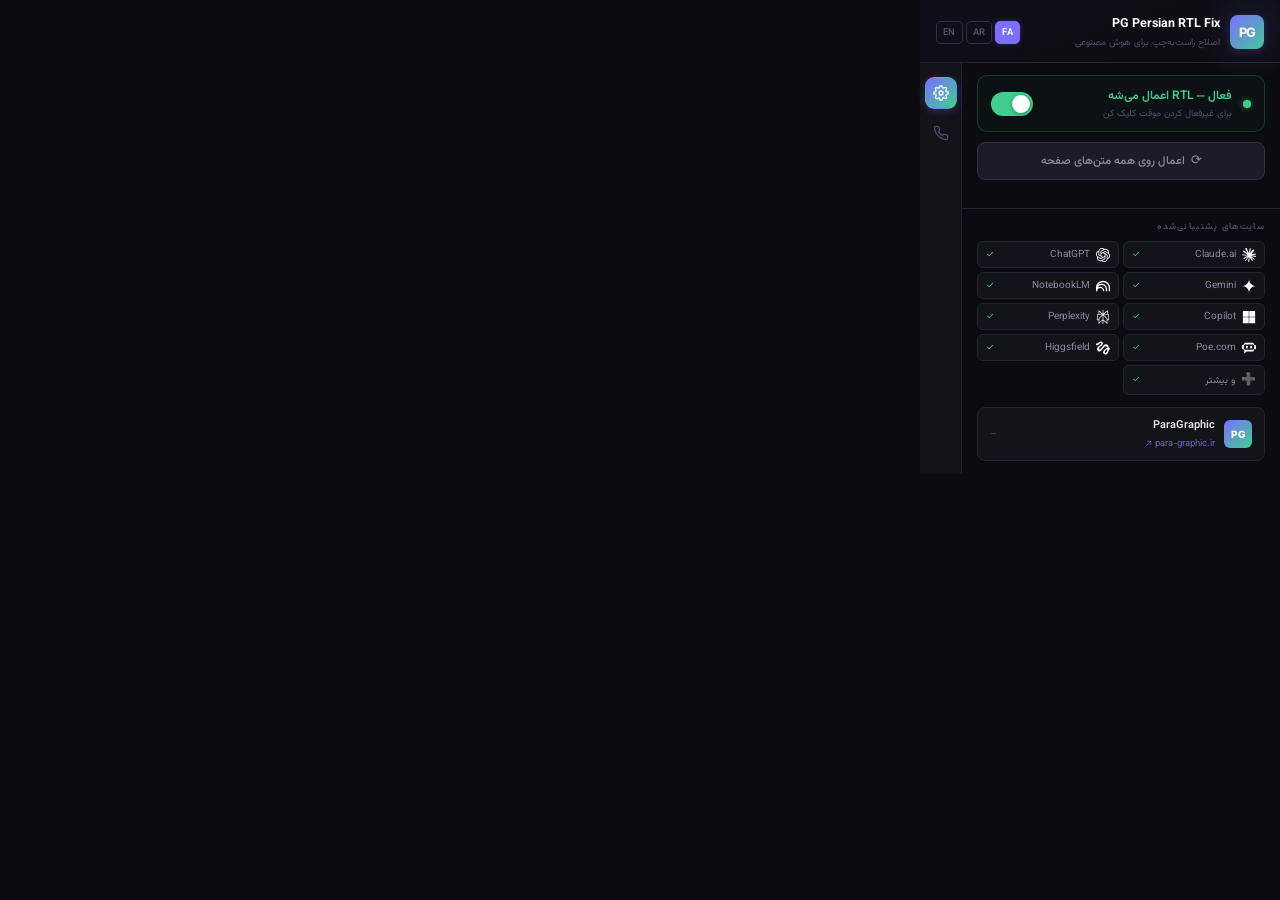
<file: PG-Persian-RTL-Fix/popup.html>
<!DOCTYPE html>
<html lang="fa" dir="rtl">
<head>
<meta charset="UTF-8"/>
<title>PG Persian RTL Fix</title>
<style>
@import url('https://fonts.googleapis.com/css2?family=Vazirmatn:wght@400;500;600;700&family=Inter:wght@400;500;600;700&display=swap');
*,*::before,*::after{box-sizing:border-box;margin:0;padding:0}
:root{
  --bg:#0c0c10; --bg2:#13131a; --bg3:#1c1c28;
  --border:#222232; --border2:#2e2e44;
  --p:#7c6fff; --g:#3ecf8e; --r:#ff6b6b;
  --text:#e2e0ea; --text2:#8a88a0; --text3:#4e4c68;
}
body{
  width:360px; background:var(--bg); color:var(--text);
  font-family:'Vazirmatn','Inter',sans-serif;
  direction:rtl; overflow:hidden;
  font-size:13px;
}
body.lang-en{ direction:ltr; font-family:'Inter','Vazirmatn',sans-serif; }
body.lang-ar{ direction:rtl; font-family:'Vazirmatn','Inter',sans-serif; }

/* ── HEADER ────────────────────────────────────── */
.hdr{
  padding:14px 16px 12px;
  border-bottom:1px solid var(--border);
  display:flex; align-items:center; gap:10px;
  position:relative;
  background:linear-gradient(160deg,#0f0f1a 0%,#0c0c10 100%);
}
/* subtle glow */
.hdr::before{
  content:''; position:absolute; top:-20px; right:-20px;
  width:100px; height:100px;
  background:radial-gradient(circle,#7c6fff1a,transparent 70%);
  pointer-events:none;
}
.logo{
  width:34px; height:34px; border-radius:8px; flex-shrink:0;
  background:linear-gradient(135deg,var(--p),var(--g));
  display:flex; align-items:center; justify-content:center;
  font-size:13px; font-weight:800; color:#fff; letter-spacing:-0.5px;
  box-shadow:0 2px 10px #7c6fff33;
  font-family:'Inter',sans-serif;
}
.hdr-mid{ flex:1; min-width:0; }
.hdr-mid h1{ font-size:12.5px; font-weight:700; color:#fff; }
.hdr-mid .sub{ font-size:9.5px; color:var(--text3); margin-top:1px; }

/* Language switcher */
.lang-sw{
  display:flex; gap:3px; flex-shrink:0;
}
.lang-btn{
  padding:3px 6px; border-radius:5px; border:1px solid var(--border2);
  background:transparent; color:var(--text3);
  font-family:inherit; font-size:9.5px; font-weight:600;
  cursor:pointer; transition:all .15s; letter-spacing:0.3px;
}
.lang-btn:hover{ color:var(--text2); border-color:#3a3a55; }
.lang-btn.active{
  background:var(--p); border-color:var(--p);
  color:#fff; box-shadow:0 0 6px #7c6fff44;
}

/* ── APP ROW: content + vertical rail ─────────────── */
.app-row{ display:flex; align-items:stretch; }
.app-content{ flex:1; min-width:0; display:flex; flex-direction:column; }

.rail{
  width:42px; flex-shrink:0;
  display:flex; flex-direction:column; align-items:center; gap:8px;
  padding:14px 0;
  border-right:1px solid var(--border);
  background:var(--bg2);
}
.rail-btn{
  width:32px; height:32px; border-radius:9px; border:1px solid transparent;
  background:transparent; color:var(--text3); font-size:15px;
  display:flex; align-items:center; justify-content:center;
  cursor:pointer; transition:all .15s;
}
.rail-btn:hover{ background:var(--bg3); color:var(--text2); }
.rail-btn.active{
  background:linear-gradient(135deg,var(--p),var(--g)); color:#fff;
  box-shadow:0 2px 8px #7c6fff44;
}

/* site banner */
#site-banner{
  margin:10px 15px 0;
  padding:5px 10px;
  background:#7c6fff0f; border:1px solid #7c6fff2a;
  border-radius:6px; font-size:10px; color:#9d96ff;
  display:none;
}

/* ── TOGGLE CARD ───────────────────────────────── */
.toggle-card{
  margin:12px 15px 0; padding:11px 13px;
  border-radius:10px; border:1px solid var(--border);
  background:var(--bg2);
  display:flex; align-items:center; gap:11px;
  cursor:pointer; user-select:none;
  transition:border-color .2s, background .2s;
}
.toggle-card.on { border-color:#3ecf8e33; background:#3ecf8e07; }
.toggle-card.off{ border-color:#ff6b6b2e; background:#ff6b6b05; }

.t-status{
  width:8px; height:8px; border-radius:50%; flex-shrink:0;
  transition:background .2s, box-shadow .2s;
}
.toggle-card.on  .t-status{ background:var(--g); box-shadow:0 0 6px #3ecf8e88; animation:pulse 2s infinite; }
.toggle-card.off .t-status{ background:var(--r); box-shadow:none; }
@keyframes pulse{ 0%,100%{opacity:1} 50%{opacity:.4} }

.t-labels{ flex:1; }
.t-title{ font-size:12px; font-weight:600; transition:color .2s; }
.toggle-card.on  .t-title{ color:var(--g); }
.toggle-card.off .t-title{ color:var(--r); }
.t-desc{ font-size:9.5px; color:var(--text3); margin-top:2px; line-height:1.4; }

/* Switch */
.sw{ position:relative; width:42px; height:24px; flex-shrink:0; }
.sw input{ opacity:0; width:0; height:0; position:absolute; }
.sw-track{
  position:absolute; inset:0; border-radius:12px;
  background:#252535; cursor:pointer; transition:background .2s;
}
.sw input:checked + .sw-track{ background:var(--g); }
.sw-track::after{
  content:''; position:absolute;
  top:3px; left:3px; width:18px; height:18px; border-radius:50%;
  background:#fff; box-shadow:0 1px 4px #0006;
  transition:transform .2s cubic-bezier(.4,0,.2,1);
}
.sw input:checked + .sw-track::after{ transform:translateX(18px); }

/* ── SCAN BUTTON ───────────────────────────────── */
.scan-btn{
  display:flex; align-items:center; justify-content:center; gap:6px;
  width:calc(100% - 30px); margin:10px 15px 0;
  padding:8px 0; border:none; border-radius:8px;
  background:var(--bg3); border:1px solid var(--border2);
  color:var(--text2); font-family:inherit; font-size:11.5px; font-weight:500;
  cursor:pointer; transition:all .15s;
}
.scan-btn:hover{ background:#222236; color:var(--text); border-color:#3a3a55; }
.scan-btn:active{ transform:scale(.98); }
.scan-ic{ font-size:13px; }
#scan-fb{
  text-align:center; font-size:9.5px; color:var(--g);
  height:12px; margin:4px 15px 0; opacity:0; transition:opacity .3s;
}
#scan-fb.show{ opacity:1; }

/* ── DIVIDER ───────────────────────────────────── */
.div{ height:1px; background:var(--border); margin:12px 0 0; }

/* ── SITES ─────────────────────────────────────── */
.sec{ padding:11px 15px 0; }
.sec-lbl{
  font-size:9px; font-weight:600; color:var(--text3);
  text-transform:uppercase; letter-spacing:1.3px; margin-bottom:7px;
}
.sites{ display:grid; grid-template-columns:1fr 1fr; gap:4px; }
.site{
  display:flex; align-items:center; gap:6px;
  padding:5px 8px; background:var(--bg2);
  border:1px solid var(--border); border-radius:6px;
}
.site .ic{ font-size:12px; flex-shrink:0; display:flex; align-items:center; justify-content:center; }
.site .nm{ font-size:10px; color:var(--text2); flex:1; }
.site .ck{ font-size:9px; color:var(--g); }

/* ── BRAND FOOTER ──────────────────────────────── */
.brand{
  margin:12px 15px 13px; padding:9px 12px;
  border:1px solid var(--border); border-radius:8px;
  display:flex; align-items:center; gap:9px;
  background:var(--bg2);
}
.b-logo{
  width:28px; height:28px; border-radius:6px; flex-shrink:0;
  background:linear-gradient(135deg,var(--p),var(--g));
  display:flex; align-items:center; justify-content:center;
  font-size:10px; font-weight:800; color:#fff;
  font-family:'Inter',sans-serif;
}
.b-info{ flex:1; min-width:0; }
.b-name{ font-size:11px; font-weight:600; color:var(--text); }
.b-link{
  font-size:9.5px; color:var(--p); text-decoration:none;
  display:block; margin-top:2px; opacity:.8;
}
.b-link:hover{ opacity:1; }
.b-ver{ font-size:9px; color:var(--text3); flex-shrink:0; }

/* ── CONTACT VIEW ──────────────────────────────── */
.contact-view{ padding:18px 15px 4px; text-align:center; }
.contact-logo{ width:56px; height:56px; border-radius:50%; margin:0 auto 10px; display:block; }
.contact-name{ font-size:13.5px; font-weight:700; color:var(--text); }
.contact-role{ font-size:10px; color:var(--text3); margin-top:2px; }
.contact-email{
  display:inline-block; margin-top:12px; padding:7px 18px; border-radius:8px;
  background:var(--bg2); border:1px solid var(--border2); color:var(--g);
  font-size:11px; text-decoration:none; transition:all .15s;
}
.contact-email:hover{ border-color:#3ecf8e55; }
.contact-social{
  display:flex; flex-wrap:wrap; justify-content:center; gap:6px;
  margin-top:16px;
}
.c-chip{
  display:flex; align-items:center; gap:6px; padding:6px 11px; border-radius:16px;
  background:var(--bg2); border:1px solid var(--border); font-size:10.5px;
  color:var(--text2); text-decoration:none; transition:all .15s;
}
.c-chip:hover{ border-color:#7c6fff55; color:#fff; }
.c-mono{
  width:16px; height:16px; border-radius:5px; flex-shrink:0;
  background:linear-gradient(135deg,var(--p),var(--g));
  display:flex; align-items:center; justify-content:center;
  font-family:'Inter',sans-serif; font-size:7px; font-weight:800; color:#fff;
}
</style>
</head>
<body>

<!-- HEADER -->
<div class="hdr">
  <div class="logo">PG</div>
  <div class="hdr-mid">
    <h1>PG Persian RTL Fix</h1>
    <div class="sub" data-fa="اصلاح راست‌به‌چپ برای هوش مصنوعی" data-ar="إصلاح RTL لمنصات الذكاء الاصطناعي" data-en="RTL fix for AI chat platforms">اصلاح راست‌به‌چپ برای هوش مصنوعی</div>
  </div>
  <div class="lang-sw">
    <button class="lang-btn active" data-lang="fa">FA</button>
    <button class="lang-btn" data-lang="ar">AR</button>
    <button class="lang-btn" data-lang="en">EN</button>
  </div>
</div>

<div id="site-banner"></div>

<div class="app-row">
<div class="app-content">
<div id="viewMain">
<!-- TOGGLE -->
<div class="toggle-card on" id="toggleCard">
  <div class="t-status"></div>
  <div class="t-labels">
    <div class="t-title" id="toggleTitle"
      data-fa-on="فعال — RTL اعمال می‌شه"
      data-fa-off="غیرفعال — حالت اصلی"
      data-ar-on="مفعّل — يُطبَّق RTL"
      data-ar-off="معطّل — الوضع الأصلي"
      data-en-on="Enabled — RTL active"
      data-en-off="Disabled — original layout">فعال — RTL اعمال می‌شه</div>
    <div class="t-desc" id="toggleDesc"
      data-fa-on="برای غیرفعال کردن موقت کلیک کن"
      data-fa-off="کلیک کن تا RTL دوباره فعال بشه"
      data-ar-on="انقر للتعطيل المؤقت"
      data-ar-off="انقر لإعادة تفعيل RTL"
      data-en-on="Click to temporarily disable"
      data-en-off="Click to re-enable RTL">برای غیرفعال کردن موقت کلیک کن</div>
  </div>
  <label class="sw" id="swLabel">
    <input type="checkbox" id="mainSwitch" checked/>
    <div class="sw-track"></div>
  </label>
</div>

<!-- SCAN -->
<button class="scan-btn" id="scanBtn">
  <span class="scan-ic">⟳</span>
  <span id="scanLabel" data-fa="اعمال روی همه متن‌های صفحه" data-ar="تطبيق على كل النصوص" data-en="Apply to all page text">اعمال روی همه متن‌های صفحه</span>
</button>
<div id="scan-fb"
  data-fa="✓  اعمال شد"
  data-ar="✓  تم التطبيق"
  data-en="✓  Applied">✓  اعمال شد</div>

<div class="div"></div>

<!-- SITES -->
<div class="sec">
  <div class="sec-lbl" data-fa="سایت‌های پشتیبانی‌شده" data-ar="المواقع المدعومة" data-en="Supported Sites">سایت‌های پشتیبانی‌شده</div>
  <div class="sites">
    <div class="site"><span class="ic"><svg viewBox="0 0 24 24" width="14" height="14" fill="#fff" style="" xmlns="http://www.w3.org/2000/svg"><path d="m4.7144 15.9555 4.7174-2.6471.079-.2307-.079-.1275h-.2307l-.7893-.0486-2.6956-.0729-2.3375-.0971-2.2646-.1214-.5707-.1215-.5343-.7042.0546-.3522.4797-.3218.686.0608 1.5179.1032 2.2767.1578 1.6514.0972 2.4468.255h.3886l.0546-.1579-.1336-.0971-.1032-.0972L6.973 9.8356l-2.55-1.6879-1.3356-.9714-.7225-.4918-.3643-.4614-.1578-1.0078.6557-.7225.8803.0607.2246.0607.8925.686 1.9064 1.4754 2.4893 1.8336.3643.3035.1457-.1032.0182-.0728-.164-.2733-1.3539-2.4467-1.445-2.4893-.6435-1.032-.17-.6194c-.0607-.255-.1032-.4674-.1032-.7285L6.287.1335 6.6997 0l.9957.1336.419.3642.6192 1.4147 1.0018 2.2282 1.5543 3.0296.4553.8985.2429.8318.091.255h.1579v-.1457l.1275-1.706.2368-2.0947.2307-2.6957.0789-.7589.3764-.9107.7468-.4918.5828.2793.4797.686-.0668.4433-.2853 1.8517-.5586 2.9021-.3643 1.9429h.2125l.2429-.2429.9835-1.3053 1.6514-2.0643.7286-.8196.85-.9046.5464-.4311h1.0321l.759 1.1293-.34 1.1657-1.0625 1.3478-.8804 1.1414-1.2628 1.7-.7893 1.36.0729.1093.1882-.0183 2.8535-.607 1.5421-.2794 1.8396-.3157.8318.3886.091.3946-.3278.8075-1.967.4857-2.3072.4614-3.4364.8136-.0425.0304.0486.0607 1.5482.1457.6618.0364h1.621l3.0175.2247.7892.522.4736.6376-.079.4857-1.2142.6193-1.6393-.3886-3.825-.9107-1.3113-.3279h-.1822v.1093l1.0929 1.0686 2.0035 1.8092 2.5075 2.3314.1275.5768-.3218.4554-.34-.0486-2.2039-1.6575-.85-.7468-1.9246-1.621h-.1275v.17l.4432.6496 2.3436 3.5214.1214 1.0807-.17.3521-.6071.2125-.6679-.1214-1.3721-1.9246L14.38 17.959l-1.1414-1.9428-.1397.079-.674 7.2552-.3156.3703-.7286.2793-.6071-.4614-.3218-.7468.3218-1.4753.3886-1.9246.3157-1.53.2853-1.9004.17-.6314-.0121-.0425-.1397.0182-1.4328 1.9672-2.1796 2.9446-1.7243 1.8456-.4128.164-.7164-.3704.0667-.6618.4008-.5889 2.386-3.0357 1.4389-1.882.929-1.0868-.0062-.1579h-.0546l-6.3385 4.1164-1.1293.1457-.4857-.4554.0608-.7467.2307-.2429 1.9064-1.3114Z"/></svg></span><span class="nm">Claude.ai</span><span class="ck">✓</span></div>
    <div class="site"><span class="ic"><svg viewBox="0 0 512 512" width="14" height="14" fill="#fff" style="" xmlns="http://www.w3.org/2000/svg"><path d="M196.4 185.8l0-48.6c0-4.1 1.5-7.2 5.1-9.2l97.8-56.3c13.3-7.7 29.2-11.3 45.6-11.3 61.4 0 100.4 47.6 100.4 98.3 0 3.6 0 7.7-.5 11.8L343.3 111.1c-6.1-3.6-12.3-3.6-18.4 0L196.4 185.8zM424.7 375.2l0-116.2c0-7.2-3.1-12.3-9.2-15.9L287 168.4 329 144.3c3.6-2 6.7-2 10.2 0L437 200.7c28.2 16.4 47.1 51.2 47.1 85 0 38.9-23 74.8-59.4 89.6l0 0zM166.2 272.8l-42-24.6c-3.6-2-5.1-5.1-5.1-9.2l0-112.6c0-54.8 42-96.3 98.8-96.3 21.5 0 41.5 7.2 58.4 20L175.4 108.5c-6.1 3.6-9.2 8.7-9.2 15.9l0 148.5 0 0zm90.4 52.2l-60.2-33.8 0-71.7 60.2-33.8 60.2 33.8 0 71.7-60.2 33.8zm38.7 155.7c-21.5 0-41.5-7.2-58.4-20l100.9-58.4c6.1-3.6 9.2-8.7 9.2-15.9l0-148.5 42.5 24.6c3.6 2 5.1 5.1 5.1 9.2l0 112.6c0 54.8-42.5 96.3-99.3 96.3l0 0zM173.8 366.5L76.1 310.2c-28.2-16.4-47.1-51.2-47.1-85 0-39.4 23.6-74.8 59.9-89.6l0 116.7c0 7.2 3.1 12.3 9.2 15.9l128 74.2-42 24.1c-3.6 2-6.7 2-10.2 0zm-5.6 84c-57.9 0-100.4-43.5-100.4-97.3 0-4.1 .5-8.2 1-12.3l100.9 58.4c6.1 3.6 12.3 3.6 18.4 0l128.5-74.2 0 48.6c0 4.1-1.5 7.2-5.1 9.2l-97.8 56.3c-13.3 7.7-29.2 11.3-45.6 11.3l0 0zm127 60.9c62 0 113.7-44 125.4-102.4 57.3-14.9 94.2-68.6 94.2-123.4 0-35.8-15.4-70.7-43-95.7 2.6-10.8 4.1-21.5 4.1-32.3 0-73.2-59.4-128-128-128-13.8 0-27.1 2-40.4 6.7-23-22.5-54.8-36.9-89.6-36.9-62 0-113.7 44-125.4 102.4-57.3 14.8-94.2 68.6-94.2 123.4 0 35.8 15.4 70.7 43 95.7-2.6 10.8-4.1 21.5-4.1 32.3 0 73.2 59.4 128 128 128 13.8 0 27.1-2 40.4-6.7 23 22.5 54.8 36.9 89.6 36.9z"/></svg></span><span class="nm">ChatGPT</span><span class="ck">✓</span></div>
    <div class="site"><span class="ic"><svg viewBox="0 0 24 24" width="14" height="14" fill="#fff" style="" xmlns="http://www.w3.org/2000/svg"><path d="M11.04 19.32Q12 21.51 12 24q0-2.49.93-4.68.96-2.19 2.58-3.81t3.81-2.55Q21.51 12 24 12q-2.49 0-4.68-.93a12.3 12.3 0 0 1-3.81-2.58 12.3 12.3 0 0 1-2.58-3.81Q12 2.49 12 0q0 2.49-.96 4.68-.93 2.19-2.55 3.81a12.3 12.3 0 0 1-3.81 2.58Q2.49 12 0 12q2.49 0 4.68.96 2.19.93 3.81 2.55t2.55 3.81"/></svg></span><span class="nm">Gemini</span><span class="ck">✓</span></div>
    <div class="site"><span class="ic"><svg viewBox="0 0 24 24" width="14" height="14" fill="#fff" style="" xmlns="http://www.w3.org/2000/svg"><path d="M11.999 3.201C5.372 3.201 0 8.528 0 15.101V20.8h2.212v-.568c0-2.666 2.178-4.827 4.866-4.827 2.688 0 4.866 2.16 4.866 4.827v.568h2.212v-.568c0-3.877-3.17-7.019-7.078-7.019A7.075 7.075 0 0 0 2.992 14.5a7.355 7.355 0 0 1 6.568-4.016c4.057 0 7.347 3.264 7.347 7.287V20.8h2.212V17.77c0-5.235-4.28-9.481-9.56-9.481a9.563 9.563 0 0 0-6.217 2.28A9.795 9.795 0 0 1 12 5.393c5.406 0 9.788 4.346 9.788 9.707V20.8H24V15.1c-.001-6.573-5.373-11.9-12.001-11.9Z"/></svg></span><span class="nm">NotebookLM</span><span class="ck">✓</span></div>
    <div class="site"><span class="ic"><svg viewBox="0 0 448 512" width="14" height="14" fill="#fff" style="" xmlns="http://www.w3.org/2000/svg"><path d="M0 32l214.6 0 0 214.6-214.6 0 0-214.6zm233.4 0l214.6 0 0 214.6-214.6 0 0-214.6zM0 265.4l214.6 0 0 214.6-214.6 0 0-214.6zm233.4 0l214.6 0 0 214.6-214.6 0 0-214.6z"/></svg></span><span class="nm">Copilot</span><span class="ck">✓</span></div>
    <div class="site"><span class="ic"><svg viewBox="0 0 24 24" width="14" height="14" fill="#fff" style="" xmlns="http://www.w3.org/2000/svg"><path d="M22.3977 7.0896h-2.3106V.0676l-7.5094 6.3542V.1577h-1.1554v6.1966L4.4904 0v7.0896H1.6023v10.3976h2.8882V24l6.932-6.3591v6.2005h1.1554v-6.0469l6.9318 6.1807v-6.4879h2.8882V7.0896zm-3.4657-4.531v4.531h-5.355l5.355-4.531zm-13.2862.0676 4.8691 4.4634H5.6458V2.6262zM2.7576 16.332V8.245h7.8476l-6.1149 6.1147v1.9723H2.7576zm2.8882 5.0404v-3.8852h.0001v-2.6488l5.7763-5.7764v7.0111l-5.7764 5.2993zm12.7086.0248-5.7766-5.1509V9.0618l5.7766 5.7766v6.5588zm2.8882-5.0652h-1.733v-1.9723L13.3948 8.245h7.8478v8.087z"/></svg></span><span class="nm">Perplexity</span><span class="ck">✓</span></div>
    <div class="site"><span class="ic"><svg viewBox="0 0 24 24" width="14" height="14" fill="#fff" style="" xmlns="http://www.w3.org/2000/svg"><path d="M24 12.513V8.36c0-.888-.717-1.608-1.603-1.615h-.013c-.498-.009-1.194-.123-1.688-.619-.44-.439-.584-1.172-.622-1.783l-.001.003c-.002-.014-.002-.03-.003-.044l-.001-.03a1.616 1.616 0 0 0-1.607-1.45H5.54a1.59 1.59 0 0 0-.164.008l-.055.009c-.034.004-.068.008-.102.015l-.069.017c-.028.008-.056.013-.083.022-.024.007-.045.015-.07.024-.026.01-.053.018-.08.03-.021.008-.042.02-.063.029-.027.013-.054.024-.08.038l-.059.034c-.025.015-.052.03-.077.047a.967.967 0 0 0-.061.045c-.021.015-.044.03-.065.05a1.21 1.21 0 0 0-.099.09c-.006.005-.013.01-.018.016l-.014.016a1.59 1.59 0 0 0-.094.102c-.017.02-.03.042-.046.062-.016.021-.033.042-.047.063l-.045.074-.037.062-.036.076a.682.682 0 0 0-.058.143l-.027.075-.02.074a.773.773 0 0 0-.018.078c-.006.03-.009.058-.013.088-.003.022-.008.045-.01.069-.003.022-.003.045-.004.068l-.002-.002c-.036.61-.182 1.345-.62 1.784-.496.495-1.191.61-1.69.618h-.012c-.05 0-.1.003-.147.007a1.27 1.27 0 0 0-.072.012c-.029.004-.057.007-.084.012l-.082.02-.072.018c-.026.009-.052.019-.079.027-.024.009-.048.016-.07.026-.024.01-.048.022-.072.034a.767.767 0 0 0-.072.033l-.068.04-.068.041a1.228 1.228 0 0 0-.072.054c-.018.014-.037.026-.053.04a1.627 1.627 0 0 0-.226.227c-.015.016-.027.036-.041.053a1.398 1.398 0 0 0-.054.074c-.016.022-.028.045-.041.067L.19 7.6c-.012.023-.022.047-.033.07l-.034.073c-.01.024-.017.046-.026.07-.01.027-.02.053-.027.08-.007.023-.012.047-.018.071l-.02.082-.012.084c-.003.024-.009.048-.01.072-.007.052-.01.106-.01.16v4.152c0 .888.717 1.609 1.603 1.616h.01c.5.008 1.196.123 1.69.618.43.43.577 1.143.618 1.746v4.13c0 .524.66.754.986.346l2.333-2.92h11.22c.861 0 1.563-.675 1.611-1.524l.001.003c.037-.61.183-1.344.622-1.783.495-.496 1.19-.61 1.689-.619h.012c.044 0 .088-.003.132-.007l.022-.001A1.613 1.613 0 0 0 24 12.513zm-3.85 1.69c-.502.503-1.215.613-1.717.619H5.566c-.501-.006-1.215-.114-1.717-.618-.408-.409-.565-1.117-.618-1.744V8.415c.052-.627.209-1.337.618-1.745.503-.503 1.216-.613 1.717-.619h12.867c.502.006 1.216.115 1.718.619.409.41.564 1.117.618 1.744v4.041c-.052.63-.209 1.339-.618 1.749zM8.424 7.99c-.892 0-1.615.723-1.615 1.615v1.616a1.615 1.615 0 1 0 3.23 0V9.604c0-.892-.723-1.615-1.615-1.615Zm7.154 0c-.893 0-1.616.723-1.616 1.615v1.616a1.615 1.615 0 1 0 3.231 0V9.604c0-.892-.723-1.615-1.615-1.615z"/></svg></span><span class="nm">Poe.com</span><span class="ck">✓</span></div>
    <div class="site"><span class="ic"><svg viewBox="0 0 20 20" width="14" height="14" fill="#fff" xmlns="http://www.w3.org/2000/svg"><path d="M18.3498 9.83713L18.3339 9.65759C18.1831 7.93447 17.0963 4.69261 14.0816 4.69261C11.8445 4.69261 10.1545 6.97097 8.66311 8.97967C7.47302 10.5883 6.4419 11.9683 5.3073 11.9683C5.00574 11.9357 4.61708 11.7805 4.3792 11.4294C4.16497 11.1108 4.10948 10.7026 4.22046 10.2126C4.39489 9.43684 5.39463 8.7182 6.44963 7.95063C7.02864 7.54238 7.6238 7.10955 8.03634 6.69311C9.22643 5.5091 9.82932 4.65164 9.82932 3.2717C9.82932 1.89176 9.09157 1.20565 8.47276 0.911636C7.23514 0.323844 5.41851 0.666781 4.26026 1.69583C4.08583 1.85922 3.91117 2.01418 3.75243 2.16119C2.58622 3.23097 1.80094 3.95781 0 3.40232V5.63972C2.38791 6.72588 4.39512 4.65164 5.15675 3.69633C5.74372 3.06758 6.36253 2.70006 6.82283 2.70006H6.84671C7.05298 2.70825 7.22741 2.78995 7.35454 2.93696C7.56081 3.18204 7.64018 3.46786 7.60038 3.78622C7.51305 4.45594 6.83875 5.23967 5.60113 6.09713C4.14928 7.10159 1.7218 8.78374 1.53122 10.8987C1.3884 12.4177 2.15003 13.9365 3.34012 14.5243C6.11669 15.8798 7.80665 13.5444 9.5994 11.0783C10.9719 9.1756 12.273 7.37103 14.0818 7.37103C15.7081 7.37103 16.311 8.75916 16.311 9.63301V9.80459L16.1523 9.83713C12.2095 10.5558 10.0595 14.3611 10.0595 16.1167C10.0595 17.8724 11.5034 19.375 13.2804 19.375C15.359 19.375 17.9293 17.5458 18.3419 12.4013L18.3578 12.2136H20V9.83737H18.3498V9.83713ZM16.1998 12.4746C15.8826 15.5531 14.3513 16.9904 13.4232 16.9904C13.0027 16.9904 12.4158 16.631 12.4158 15.9615C12.4158 15.2104 13.5026 12.932 15.946 12.2543L16.2316 12.1808L16.1998 12.4748V12.4746Z"/></svg></span><span class="nm">Higgsfield</span><span class="ck">✓</span></div>
    <div class="site"><span class="ic">➕</span><span class="nm" data-fa="و بیشتر" data-ar="والمزيد" data-en="& more">و بیشتر</span><span class="ck">✓</span></div>
  </div>
</div>
</div>

<!-- CONTACT VIEW -->
<div id="viewContact" style="display:none">
  <div class="contact-view">
    <img class="contact-logo" src="[data-uri]" alt="ParaGraphic"/>
    <div class="contact-name">Nader Ahangarzadeh</div>
    <div class="contact-role" data-fa="گرافیک دیزاینر و مشاور برند" data-ar="مصمم جرافيك ومستشار علامة تجارية" data-en="Graphic designer &amp; brand consultant">گرافیک دیزاینر و مشاور برند</div>
    <a class="contact-email" href="mailto:paragraphic@gmail.com">paragraphic@gmail.com</a>
    <div class="contact-social">
      <a class="c-chip" href="https://github.com/Para-Graphic" target="_blank"><span class="c-mono"><svg viewBox="0 0 24 24" width="10" height="10" fill="#fff" style="" xmlns="http://www.w3.org/2000/svg"><path d="M12 .297c-6.63 0-12 5.373-12 12 0 5.303 3.438 9.8 8.205 11.385.6.113.82-.258.82-.577 0-.285-.01-1.04-.015-2.04-3.338.724-4.042-1.61-4.042-1.61C4.422 18.07 3.633 17.7 3.633 17.7c-1.087-.744.084-.729.084-.729 1.205.084 1.838 1.236 1.838 1.236 1.07 1.835 2.809 1.305 3.495.998.108-.776.417-1.305.76-1.605-2.665-.3-5.466-1.332-5.466-5.93 0-1.31.465-2.38 1.235-3.22-.135-.303-.54-1.523.105-3.176 0 0 1.005-.322 3.3 1.23.96-.267 1.98-.399 3-.405 1.02.006 2.04.138 3 .405 2.28-1.552 3.285-1.23 3.285-1.23.645 1.653.24 2.873.12 3.176.765.84 1.23 1.91 1.23 3.22 0 4.61-2.805 5.625-5.475 5.92.42.36.81 1.096.81 2.22 0 1.606-.015 2.896-.015 3.286 0 .315.21.69.825.57C20.565 22.092 24 17.592 24 12.297c0-6.627-5.373-12-12-12"/></svg></span>GitHub</a>
      <a class="c-chip" href="https://www.linkedin.com/in/nader-ahangarzadeh/" target="_blank"><span class="c-mono"><svg viewBox="0 0 448 512" width="10" height="10" fill="#fff" style="" xmlns="http://www.w3.org/2000/svg"><path d="M416 32L31.9 32C14.3 32 0 46.5 0 64.3L0 447.7C0 465.5 14.3 480 31.9 480L416 480c17.6 0 32-14.5 32-32.3l0-383.4C448 46.5 433.6 32 416 32zM135.4 416l-66.4 0 0-213.8 66.5 0 0 213.8-.1 0zM102.2 96a38.5 38.5 0 1 1 0 77 38.5 38.5 0 1 1 0-77zM384.3 416l-66.4 0 0-104c0-24.8-.5-56.7-34.5-56.7-34.6 0-39.9 27-39.9 54.9l0 105.8-66.4 0 0-213.8 63.7 0 0 29.2 .9 0c8.9-16.8 30.6-34.5 62.9-34.5 67.2 0 79.7 44.3 79.7 101.9l0 117.2z"/></svg></span>LinkedIn</a>
      <a class="c-chip" href="https://www.instagram.com/para.graphic/" target="_blank"><span class="c-mono"><svg viewBox="0 0 24 24" width="10" height="10" fill="#fff" style="" xmlns="http://www.w3.org/2000/svg"><path d="M7.0301.084c-1.2768.0602-2.1487.264-2.911.5634-.7888.3075-1.4575.72-2.1228 1.3877-.6652.6677-1.075 1.3368-1.3802 2.127-.2954.7638-.4956 1.6365-.552 2.914-.0564 1.2775-.0689 1.6882-.0626 4.947.0062 3.2586.0206 3.6671.0825 4.9473.061 1.2765.264 2.1482.5635 2.9107.308.7889.72 1.4573 1.388 2.1228.6679.6655 1.3365 1.0743 2.1285 1.38.7632.295 1.6361.4961 2.9134.552 1.2773.056 1.6884.069 4.9462.0627 3.2578-.0062 3.668-.0207 4.9478-.0814 1.28-.0607 2.147-.2652 2.9098-.5633.7889-.3086 1.4578-.72 2.1228-1.3881.665-.6682 1.0745-1.3378 1.3795-2.1284.2957-.7632.4966-1.636.552-2.9124.056-1.2809.0692-1.6898.063-4.948-.0063-3.2583-.021-3.6668-.0817-4.9465-.0607-1.2797-.264-2.1487-.5633-2.9117-.3084-.7889-.72-1.4568-1.3876-2.1228C21.2982 1.33 20.628.9208 19.8378.6165 19.074.321 18.2017.1197 16.9244.0645 15.6471.0093 15.236-.005 11.977.0014 8.718.0076 8.31.0215 7.0301.0839m.1402 21.6932c-1.17-.0509-1.8053-.2453-2.2287-.408-.5606-.216-.96-.4771-1.3819-.895-.422-.4178-.6811-.8186-.9-1.378-.1644-.4234-.3624-1.058-.4171-2.228-.0595-1.2645-.072-1.6442-.079-4.848-.007-3.2037.0053-3.583.0607-4.848.05-1.169.2456-1.805.408-2.2282.216-.5613.4762-.96.895-1.3816.4188-.4217.8184-.6814 1.3783-.9003.423-.1651 1.0575-.3614 2.227-.4171 1.2655-.06 1.6447-.072 4.848-.079 3.2033-.007 3.5835.005 4.8495.0608 1.169.0508 1.8053.2445 2.228.408.5608.216.96.4754 1.3816.895.4217.4194.6816.8176.9005 1.3787.1653.4217.3617 1.056.4169 2.2263.0602 1.2655.0739 1.645.0796 4.848.0058 3.203-.0055 3.5834-.061 4.848-.051 1.17-.245 1.8055-.408 2.2294-.216.5604-.4763.96-.8954 1.3814-.419.4215-.8181.6811-1.3783.9-.4224.1649-1.0577.3617-2.2262.4174-1.2656.0595-1.6448.072-4.8493.079-3.2045.007-3.5825-.006-4.848-.0608M16.953 5.5864A1.44 1.44 0 1 0 18.39 4.144a1.44 1.44 0 0 0-1.437 1.4424M5.8385 12.012c.0067 3.4032 2.7706 6.1557 6.173 6.1493 3.4026-.0065 6.157-2.7701 6.1506-6.1733-.0065-3.4032-2.771-6.1565-6.174-6.1498-3.403.0067-6.156 2.771-6.1496 6.1738M8 12.0077a4 4 0 1 1 4.008 3.9921A3.9996 3.9996 0 0 1 8 12.0077"/></svg></span>Instagram</a>
      <a class="c-chip" href="https://www.behance.net/para-graphic" target="_blank"><span class="c-mono"><svg viewBox="0 0 24 24" width="10" height="10" fill="#fff" style="" xmlns="http://www.w3.org/2000/svg"><path d="M16.969 16.927a2.561 2.561 0 0 0 1.901.677 2.501 2.501 0 0 0 1.531-.475c.362-.235.636-.584.779-.99h2.585a5.091 5.091 0 0 1-1.9 2.896 5.292 5.292 0 0 1-3.091.88 5.839 5.839 0 0 1-2.284-.433 4.871 4.871 0 0 1-1.723-1.211 5.657 5.657 0 0 1-1.08-1.874 7.057 7.057 0 0 1-.383-2.393c-.005-.8.129-1.595.396-2.349a5.313 5.313 0 0 1 5.088-3.604 4.87 4.87 0 0 1 2.376.563c.661.362 1.231.87 1.668 1.485a6.2 6.2 0 0 1 .943 2.133c.194.821.263 1.666.205 2.508h-7.699c-.063.79.184 1.574.688 2.187ZM6.947 4.084a8.065 8.065 0 0 1 1.928.198 4.29 4.29 0 0 1 1.49.638c.418.303.748.711.958 1.182.241.579.357 1.203.341 1.83a3.506 3.506 0 0 1-.506 1.961 3.726 3.726 0 0 1-1.503 1.287 3.588 3.588 0 0 1 2.027 1.437c.464.747.697 1.615.67 2.494a4.593 4.593 0 0 1-.423 2.032 3.945 3.945 0 0 1-1.163 1.413 5.114 5.114 0 0 1-1.683.807 7.135 7.135 0 0 1-1.928.259H0V4.084h6.947Zm-.235 12.9c.308.004.616-.029.916-.099a2.18 2.18 0 0 0 .766-.332c.228-.158.411-.371.534-.619.142-.317.208-.663.191-1.009a2.08 2.08 0 0 0-.642-1.715 2.618 2.618 0 0 0-1.696-.505h-3.54v4.279h3.471Zm13.635-5.967a2.13 2.13 0 0 0-1.654-.619 2.336 2.336 0 0 0-1.163.259 2.474 2.474 0 0 0-.738.62 2.359 2.359 0 0 0-.396.792c-.074.239-.12.485-.137.734h4.769a3.239 3.239 0 0 0-.679-1.785l-.002-.001Zm-13.813-.648a2.254 2.254 0 0 0 1.423-.433c.399-.355.607-.88.56-1.413a1.916 1.916 0 0 0-.178-.891 1.298 1.298 0 0 0-.495-.533 1.851 1.851 0 0 0-.711-.274 3.966 3.966 0 0 0-.835-.073H3.241v3.631h3.293v-.014ZM21.62 5.122h-5.976v1.527h5.976V5.122Z"/></svg></span>Behance</a>
      <a class="c-chip" href="https://dribbble.com/ParaGraphic" target="_blank"><span class="c-mono"><svg viewBox="0 0 24 24" width="10" height="10" fill="#fff" style="" xmlns="http://www.w3.org/2000/svg"><path d="M12 24C5.385 24 0 18.615 0 12S5.385 0 12 0s12 5.385 12 12-5.385 12-12 12zm10.12-10.358c-.35-.11-3.17-.953-6.384-.438 1.34 3.684 1.887 6.684 1.992 7.308 2.3-1.555 3.936-4.02 4.395-6.87zm-6.115 7.808c-.153-.9-.75-4.032-2.19-7.77l-.066.02c-5.79 2.015-7.86 6.025-8.04 6.4 1.73 1.358 3.92 2.166 6.29 2.166 1.42 0 2.77-.29 4-.814zm-11.62-2.58c.232-.4 3.045-5.055 8.332-6.765.135-.045.27-.084.405-.12-.26-.585-.54-1.167-.832-1.74C7.17 11.775 2.206 11.71 1.756 11.7l-.004.312c0 2.633.998 5.037 2.634 6.855zm-2.42-8.955c.46.008 4.683.026 9.477-1.248-1.698-3.018-3.53-5.558-3.8-5.928-2.868 1.35-5.01 3.99-5.676 7.17zM9.6 2.052c.282.38 2.145 2.914 3.822 6 3.645-1.365 5.19-3.44 5.373-3.702-1.81-1.61-4.19-2.586-6.795-2.586-.825 0-1.63.1-2.4.285zm10.335 3.483c-.218.29-1.935 2.493-5.724 4.04.24.49.47.985.68 1.486.08.18.15.36.22.53 3.41-.43 6.8.26 7.14.33-.02-2.42-.88-4.64-2.31-6.38z"/></svg></span>Dribbble</a>
      <a class="c-chip" href="https://wa.me/989165000290" target="_blank"><span class="c-mono"><svg viewBox="0 0 24 24" width="10" height="10" fill="#fff" style="" xmlns="http://www.w3.org/2000/svg"><path d="M17.472 14.382c-.297-.149-1.758-.867-2.03-.967-.273-.099-.471-.148-.67.15-.197.297-.767.966-.94 1.164-.173.199-.347.223-.644.075-.297-.15-1.255-.463-2.39-1.475-.883-.788-1.48-1.761-1.653-2.059-.173-.297-.018-.458.13-.606.134-.133.298-.347.446-.52.149-.174.198-.298.298-.497.099-.198.05-.371-.025-.52-.075-.149-.669-1.612-.916-2.207-.242-.579-.487-.5-.669-.51-.173-.008-.371-.01-.57-.01-.198 0-.52.074-.792.372-.272.297-1.04 1.016-1.04 2.479 0 1.462 1.065 2.875 1.213 3.074.149.198 2.096 3.2 5.077 4.487.709.306 1.262.489 1.694.625.712.227 1.36.195 1.871.118.571-.085 1.758-.719 2.006-1.413.248-.694.248-1.289.173-1.413-.074-.124-.272-.198-.57-.347m-5.421 7.403h-.004a9.87 9.87 0 01-5.031-1.378l-.361-.214-3.741.982.998-3.648-.235-.374a9.86 9.86 0 01-1.51-5.26c.001-5.45 4.436-9.884 9.888-9.884 2.64 0 5.122 1.03 6.988 2.898a9.825 9.825 0 012.893 6.994c-.003 5.45-4.437 9.884-9.885 9.884m8.413-18.297A11.815 11.815 0 0012.05 0C5.495 0 .16 5.335.157 11.892c0 2.096.547 4.142 1.588 5.945L.057 24l6.305-1.654a11.882 11.882 0 005.683 1.448h.005c6.554 0 11.89-5.335 11.893-11.893a11.821 11.821 0 00-3.48-8.413Z"/></svg></span>WhatsApp</a>
    </div>
  </div>
</div>

<!-- BRAND -->
<div class="brand">
  <div class="b-logo">PG</div>
  <div class="b-info">
    <div class="b-name">ParaGraphic</div>
    <a class="b-link" id="siteLink" href="#">para-graphic.ir ↗</a>
  </div>
  <div class="b-ver" id="verTag">—</div>
</div>

</div><!-- /app-content -->

<div class="rail">
  <button class="rail-btn active" data-view="main" title="Extension"><svg viewBox="0 0 24 24" width="16" height="16" fill="none" stroke="currentColor" stroke-width="2" stroke-linecap="round" stroke-linejoin="round" xmlns="http://www.w3.org/2000/svg"><circle cx="12" cy="12" r="3"></circle><path d="M19.4 15a1.65 1.65 0 0 0 .33 1.82l.06.06a2 2 0 0 1 0 2.83 2 2 0 0 1-2.83 0l-.06-.06a1.65 1.65 0 0 0-1.82-.33 1.65 1.65 0 0 0-1 1.51V21a2 2 0 0 1-2 2 2 2 0 0 1-2-2v-.09A1.65 1.65 0 0 0 9 19.4a1.65 1.65 0 0 0-1.82.33l-.06.06a2 2 0 0 1-2.83 0 2 2 0 0 1 0-2.83l.06-.06a1.65 1.65 0 0 0 .33-1.82 1.65 1.65 0 0 0-1.51-1H3a2 2 0 0 1-2-2 2 2 0 0 1 2-2h.09A1.65 1.65 0 0 0 4.6 9a1.65 1.65 0 0 0-.33-1.82l-.06-.06a2 2 0 0 1 0-2.83 2 2 0 0 1 2.83 0l.06.06a1.65 1.65 0 0 0 1.82.33H9a1.65 1.65 0 0 0 1-1.51V3a2 2 0 0 1 2-2 2 2 0 0 1 2 2v.09a1.65 1.65 0 0 0 1 1.51 1.65 1.65 0 0 0 1.82-.33l.06-.06a2 2 0 0 1 2.83 0 2 2 0 0 1 0 2.83l-.06.06a1.65 1.65 0 0 0-.33 1.82V9a1.65 1.65 0 0 0 1.51 1H21a2 2 0 0 1 2 2 2 2 0 0 1-2 2h-.09a1.65 1.65 0 0 0-1.51 1z"></path></svg></button>
  <button class="rail-btn" data-view="contact" title="Contact"><svg viewBox="0 0 24 24" width="16" height="16" fill="none" stroke="currentColor" stroke-width="2" stroke-linecap="round" stroke-linejoin="round" xmlns="http://www.w3.org/2000/svg"><path d="M22 16.92v3a2 2 0 0 1-2.18 2 19.79 19.79 0 0 1-8.63-3.07 19.5 19.5 0 0 1-6-6 19.79 19.79 0 0 1-3.07-8.67A2 2 0 0 1 4.11 2h3a2 2 0 0 1 2 1.72 12.84 12.84 0 0 0 .7 2.81 2 2 0 0 1-.45 2.11L8.09 9.91a16 16 0 0 0 6 6l1.27-1.27a2 2 0 0 1 2.11-.45 12.84 12.84 0 0 0 2.81.7A2 2 0 0 1 22 16.92z"></path></svg></button>
</div>

</div><!-- /app-row -->

<script src="popup.js"></script>
</body>
</html>
</file>
